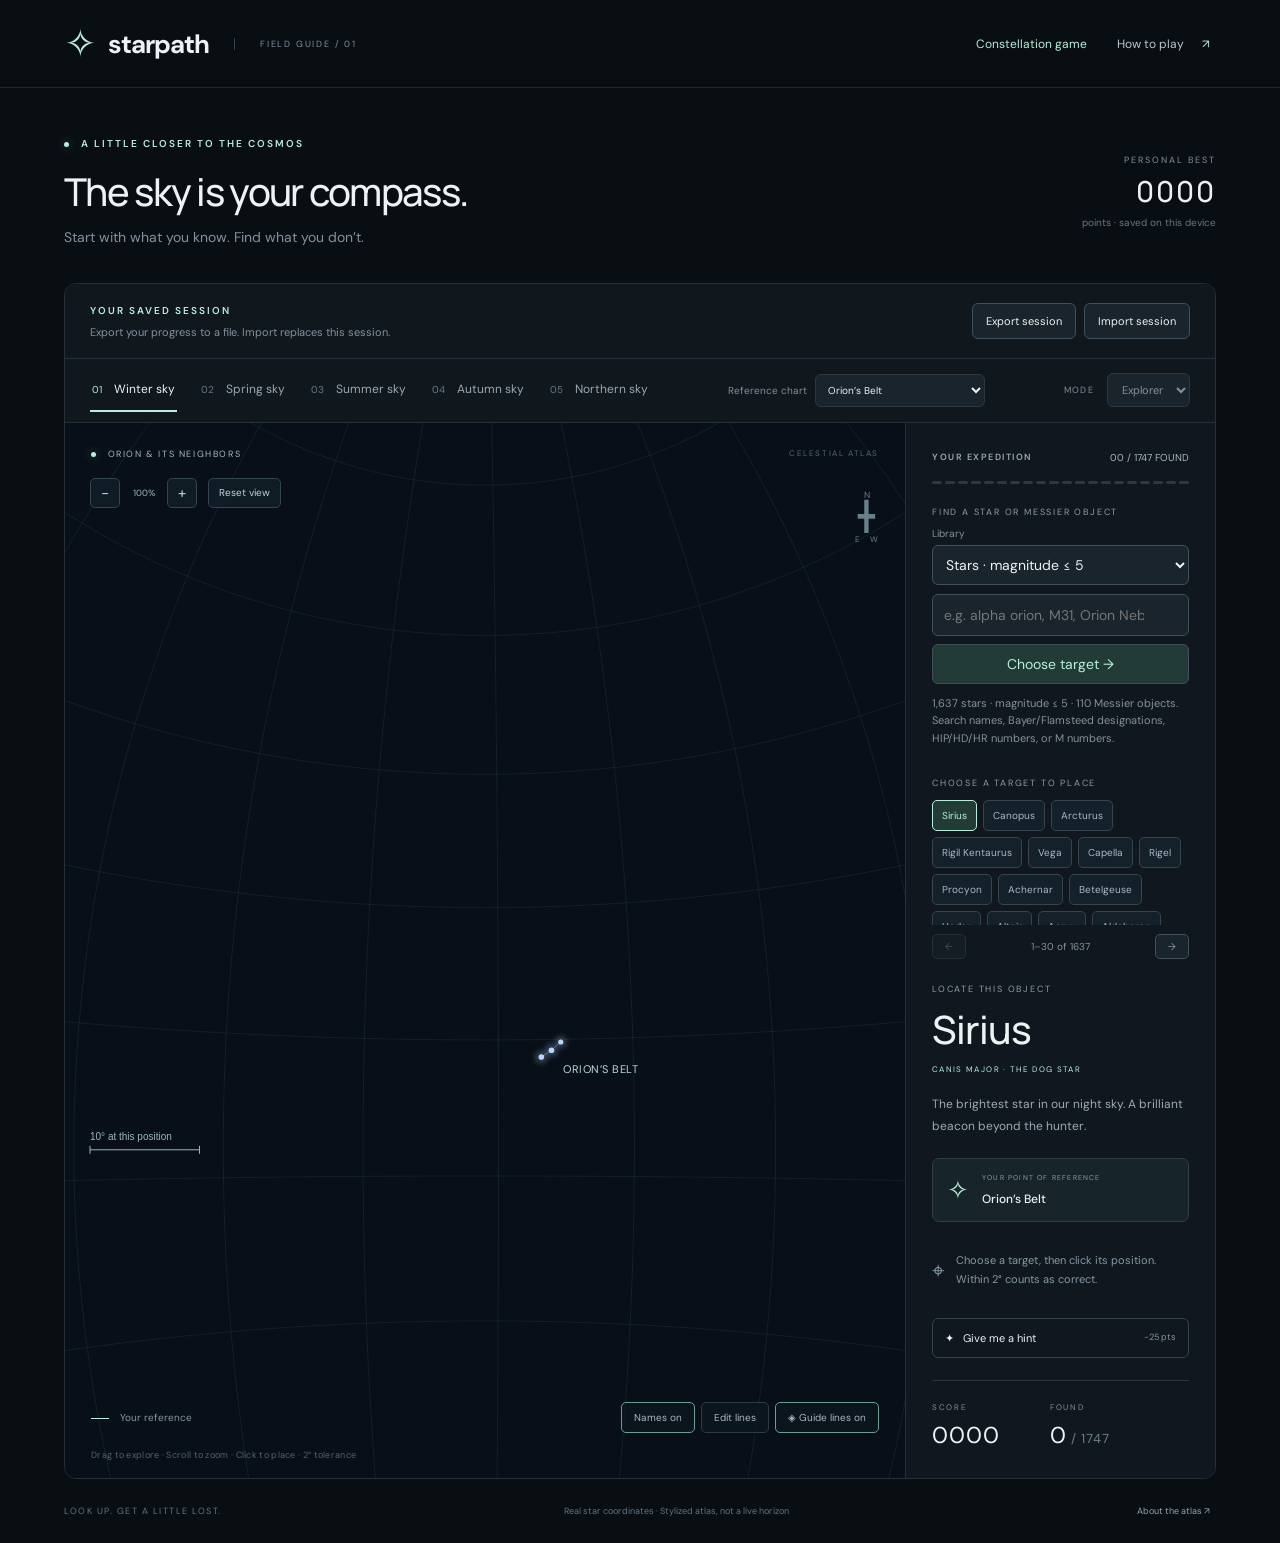
<file: index.html>
<!doctype html><html lang="en"><head><meta charset="UTF-8"><meta name="viewport" content="width=device-width, initial-scale=1"><title>Starpath — Find your way through the night</title><meta name="description" content="Learn the night sky by finding stars and Messier objects from familiar constellations. Seasonal sky charts, hints, and an expert challenge."><style>@import url('https://fonts.googleapis.com/css2?family=DM+Sans:wght@400;500;600;700&family=Manrope:wght@400;500;600;700;800&display=swap');
:root{color-scheme:dark;--bg:#090e13;--panel:#10171e;--muted:#84919d;--line:#25303a;--mint:#b8efda;--white:#edf2f3}*{box-sizing:border-box}body{margin:0;background:var(--bg);color:var(--white);font-family:'DM Sans',sans-serif;font-size:14px}button,a,select{-webkit-tap-highlight-color:transparent}button,select{font:inherit;color:inherit}button{cursor:pointer}button:focus-visible,a:focus-visible,select:focus-visible{outline:2px solid var(--mint);outline-offset:5px}button:disabled{cursor:default;opacity:.45}header{height:88px;border-bottom:1px solid #1d272e;display:flex;align-items:center;justify-content:space-between;padding:0 5%}.brand{text-decoration:none;color:var(--white);font-size:26px;font-weight:700;letter-spacing:-1px;display:flex;align-items:center;gap:12px}.brand-icon{color:var(--mint);font-size:39px;font-weight:400}.beta{font-size:9px;letter-spacing:1.8px;color:#82909b;border-left:1px solid #38434b;margin-left:13px;padding-left:25px;font-weight:400}.quiet{background:none;border:0;font-size:12px;color:#bcc7ce}.quiet span{margin-left:15px;color:var(--mint)}main{max-width:1600px;margin:auto;padding:0 5%}.intro{display:flex;align-items:center;justify-content:space-between;padding:49px 0 37px}.eyebrow{font-size:10px;letter-spacing:2px;color:var(--mint);font-weight:600}.eyebrow i,.map-top i{display:inline-block;width:5px;height:5px;border-radius:50%;background:var(--mint);margin-right:8px;box-shadow:0 0 10px #b8efda66}h1{font-family:Manrope,sans-serif;font-size:clamp(28px,3vw,43px);font-weight:500;letter-spacing:-1.7px;margin:15px 0 10px}.intro p{color:var(--muted);margin:0;font-size:14px}.best{text-align:right;display:grid;gap:5px}.best>span{font-size:9px;letter-spacing:2px;color:var(--muted)}.best strong{font-family:Manrope,sans-serif;font-size:29px;font-weight:500;letter-spacing:2px}.best small{font-size:10px;color:#687782}.game{border:1px solid var(--line);border-radius:12px;overflow:hidden}.toolbar{height:64px;background:#10171d;display:flex;align-items:center;justify-content:space-between;padding:0 25px;border-bottom:1px solid var(--line)}.regions{display:flex;height:100%;gap:28px}.regions button{font-size:10px;background:none;border:0;border-bottom:2px solid transparent;color:#677987;padding:0 2px}.regions button span{font-size:12px;margin-left:9px;color:#9ba8b1}.regions .active{border-bottom-color:var(--mint);color:var(--mint)}.regions .active span{color:var(--white)}.mode{font-size:9px;letter-spacing:1.3px;color:var(--muted);display:flex;align-items:center;gap:13px}.mode select{background:#19242d;border:1px solid #2c3944;padding:8px 10px;border-radius:6px;font-size:11px;letter-spacing:0}.play-area{display:grid;grid-template-columns:minmax(0,1fr) 310px}.sky-wrap{position:relative;min-height:595px;overflow:hidden;background:radial-gradient(ellipse at 45% 65%,#1424346b,transparent 58%),radial-gradient(ellipse at 15% 15%,#15293455,transparent 50%),#080f18}#sky{display:block;width:100%;height:100%;min-height:595px;position:absolute;inset:0}.map-top{position:absolute;z-index:1;top:25px;left:26px;right:26px;display:flex;justify-content:space-between;font-size:8px;letter-spacing:1.6px;color:#536776;pointer-events:none}.map-top b{font-size:9px;font-weight:400;color:#a8b7c1}.map-bottom{position:absolute;bottom:45px;left:26px;right:26px;display:flex;align-items:center;justify-content:space-between;color:#8797a5;font-size:10px}.map-bottom button{background:#0d1820bb;border:1px solid #2b3b47;padding:8px 12px;border-radius:5px;font-size:10px;color:#a8b8c5}.line-key{display:inline-block;width:18px;border-top:1px solid var(--mint);vertical-align:middle;margin-right:8px}.sky-caption{position:absolute;bottom:17px;left:26px;color:#516372;font-size:9px;letter-spacing:.3px}.compass{position:absolute;right:27px;top:66px;text-align:center;font-size:9px;color:#66808c;pointer-events:none}.compass>div{font-size:28px;font-weight:400;line-height:32px}.compass small{font-size:8px}.star{cursor:crosshair;outline:none}.star .hover-ring{opacity:0;stroke:#b8efda;fill:none;stroke-width:1}.star:hover .hover-ring,.star:focus .hover-ring{opacity:.8}.star:focus .hit{stroke:var(--mint);stroke-width:1}.star-label{font:10px 'DM Sans',sans-serif;letter-spacing:1.5px;fill:#bbdcd6;pointer-events:none}.constellation-label{font:11px 'DM Sans',sans-serif;letter-spacing:5px;fill:#6a9b9d;opacity:.65}.guide{stroke:#81c6bf;stroke-width:1;opacity:.45;fill:none}.found-ring{stroke:#b8efda;stroke-width:1.2;fill:#b8efda0c}.wrong-ring{fill:none;stroke:#e8a28b;stroke-width:1.5}.hint-area{fill:#b8efda07;stroke:#b8efda66;stroke-dasharray:4 6}aside{background:var(--panel);padding:28px 26px;display:flex;flex-direction:column;border-left:1px solid var(--line)}.mission-top{display:flex;justify-content:space-between;align-items:center}.mission-top .eyebrow{font-size:9px;color:#9daab3;letter-spacing:1.5px}.mission-top>span:last-child{font-size:10px;color:#a8b4be}.dots{display:flex;gap:5px;margin:17px 0 34px}.dots i{height:3px;background:#2c3842;flex:1;border-radius:3px}.dots i.done{background:var(--mint)}.dots i.current{background:#71988e}.target-label{font-size:9px;letter-spacing:1.8px;color:#8d9da8}h2{font-family:Manrope,sans-serif;font-size:39px;font-weight:500;letter-spacing:-1px;margin:7px 0 8px}.subtitle{font-size:8px;letter-spacing:1.35px;color:var(--mint)}.description{font-size:12px;line-height:1.8;color:#9cabb7;margin:20px 0}.anchor{display:flex;gap:13px;background:#17242a;border:1px solid #30403f;border-radius:7px;padding:14px}.anchor>span{font-size:26px;color:var(--mint)}.anchor small{display:block;font-size:7px;letter-spacing:1.2px;color:#8ba29f;margin-bottom:7px}.anchor strong{font-size:12px;font-weight:500}.instructions{display:flex;gap:12px;align-items:center;color:#8799a7;margin:18px 0 7px}.instructions>span{font-size:22px}.instructions p{font-size:11px;line-height:1.8}.hint{border:1px solid #34434c;border-radius:6px;padding:12px;text-align:left;background:transparent;font-size:11px;margin-top:10px}.hint small{float:right;color:#8696a2;font-size:9px}.primary{border:0;border-radius:6px;background:var(--mint);color:#152b29;padding:13px 15px;font-size:12px;font-weight:600;margin-top:14px}.primary span{float:right}.stats{display:flex;gap:50px;border-top:1px solid #2a353e;padding-top:21px;margin-top:auto}.stats small{font-size:8px;letter-spacing:1.7px;color:#80919e;display:block;margin-bottom:8px}.stats strong{font-size:23px;font-weight:400;letter-spacing:1px}.stats strong span{font-size:13px;color:#6d7f8b}#hint-text,#feedback{font-size:11px;line-height:1.7}#hint-text{color:#b9ceca;margin-bottom:20px}#feedback{color:var(--mint)}#feedback.error{color:#e8a28b}footer{display:flex;justify-content:space-between;align-items:center;padding:25px 0;color:#637480;font-size:9px}footer>span{letter-spacing:1.5px}footer p{margin:0}footer button{font-size:9px;color:#95a6af;background:none;border:0}dialog{background:#111c24;color:var(--white);border:1px solid #3b514f;border-radius:14px;padding:36px;max-width:440px;width:calc(100% - 32px);box-shadow:0 30px 150px #000}dialog::backdrop{background:#020910bb;backdrop-filter:blur(8px)}dialog h2{font-size:30px;margin:15px 0}dialog p{font-size:13px;color:#a9bbc7;line-height:1.9}dialog a{color:var(--mint)}dialog .primary{width:100%}.close{position:absolute;right:14px;top:12px;background:none;border:0;color:#a9bbc7;font-size:25px}[hidden]{display:none!important}@media(min-width:1500px){.sky-wrap,#sky{min-height:690px}}@media(max-width:1000px){.play-area{grid-template-columns:minmax(0,1fr) 275px}aside{padding:24px 20px}.map-top>span:last-child{display:none}.regions{gap:15px}.toolbar{padding:0 18px}.map-bottom{left:16px;right:16px}.map-bottom>span{font-size:8px}}@media(max-width:720px){header{height:70px}.beta{display:none}.intro{padding:30px 0}.intro h1{font-size:29px;letter-spacing:-1px}.intro p{font-size:12px}.best{display:none}.toolbar{height:auto;flex-wrap:wrap;padding:0 15px;gap:5px}.regions{height:52px;flex:1;justify-content:space-between;gap:12px}.regions button span{font-size:10px;margin-left:4px}.mode{padding:7px 0;width:100%;justify-content:space-between;border-top:1px solid #27343d}.mode select{padding:5px 10px}.play-area{display:flex;flex-direction:column}.sky-wrap,#sky{min-height:430px}.sky-wrap{height:430px}.map-top{left:18px;top:18px}.compass{right:17px;top:48px}.map-bottom{bottom:35px}.sky-caption{bottom:12px;left:17px}aside{border-left:0;border-top:1px solid var(--line);padding:22px}.dots{margin:12px 0 22px}aside h2{font-size:34px}.description{margin:14px 0}.stats{margin-top:22px;gap:65px}.instructions{margin:10px 0 0}footer{flex-wrap:wrap;gap:16px;line-height:1.8}footer p{order:3;width:100%}}

#sky{cursor:crosshair;touch-action:manipulation}#sky:focus-visible{outline:1px solid var(--mint);outline-offset:-3px}.star{pointer-events:none}.sky-wrap{background:#080f18}

#sky{touch-action:none}.map-controls{position:absolute;z-index:2;top:55px;left:25px;display:flex;gap:6px;align-items:center}.map-controls button{height:30px;min-width:30px;border:1px solid #324550;background:#101c25;color:#bed7d1;border-radius:5px;font-size:15px}.map-controls #reset-view{font-size:10px;padding:0 10px;margin-left:5px}.map-controls span{font-size:9px;color:#9bb6bc;min-width:35px;text-align:center}.target-picker{margin-bottom:24px}#targets{display:flex;flex-wrap:wrap;gap:6px;margin-top:10px}.target-choice{font-size:10px;padding:8px 9px;border-radius:5px;border:1px solid #35454d;background:#15212a;color:#a8b9c3}.target-choice.selected{border-color:var(--mint);background:#223b37;color:var(--mint)}.target-choice.complete{color:var(--mint)}.dots{margin-bottom:22px}.stats{margin-top:22px}.sky-wrap,#sky{min-height:730px}@media(max-width:720px){.sky-wrap,#sky{min-height:430px}.map-controls{left:17px;top:47px}.target-picker{margin-bottom:18px}.sky-caption{font-size:8px}.target-choice{padding:10px 12px}}

.star-search{margin:0 0 14px}.star-search label{display:block;margin-bottom:9px}.star-search input{width:100%;box-sizing:border-box;background:#19242d;border:1px solid #40515b;border-radius:6px;padding:11px;color:var(--white);font:inherit}.star-search input:focus{outline:2px solid var(--mint)}.star-search button{width:100%;margin-top:8px;padding:10px;border:1px solid #40515b;border-radius:6px;background:#223b37;color:var(--mint)}.catalog-note,#search-feedback{font-size:11px;color:var(--muted);line-height:1.6}#search-feedback{color:#e8a28b}#targets{max-height:150px;overflow:auto}h2{overflow-wrap:anywhere}
.toolbar{height:auto;min-height:64px;flex-wrap:wrap;gap:12px;padding-top:8px;padding-bottom:8px}.regions{min-height:44px}.chart-selector{font-size:10px;color:var(--muted);display:flex;gap:8px;align-items:center}.chart-selector select{max-width:170px;background:#19242d;border:1px solid #2c3944;border-radius:6px;padding:8px;font:inherit;color:var(--white)}.star-label{paint-order:stroke;stroke:#080f18;stroke-width:3px;stroke-linejoin:round}.guide,.found-ring,.wrong-ring{vector-effect:non-scaling-stroke}@media(max-width:720px){.regions{width:100%;flex:auto;gap:8px}.chart-selector{width:100%;justify-content:space-between}.chart-selector select{max-width:200px}.brand{font-size:23px}.quiet span{margin-left:4px}.quiet{font-size:10px}main{min-width:0}}
.star-search select{width:100%;margin-bottom:9px;background:#19242d;color:var(--white);border:1px solid #40515b;border-radius:6px;padding:9px;font:inherit}.star-search .library-label{font-size:10px;color:var(--muted);margin-bottom:5px}.target-pages{display:flex;align-items:center;justify-content:space-between;gap:10px;margin-top:9px;color:var(--muted);font-size:10px}.target-pages button{padding:5px 12px;background:#19242d;border:1px solid #40515b;border-radius:5px}#targets{max-height:125px}.dots{gap:3px}.map-display{display:flex;gap:6px;align-items:center}.map-bottom{gap:10px;z-index:2}.map-bottom button[aria-pressed="true"]{border-color:#699f91}.map-bottom #edit-lines[aria-pressed="true"]{background:#223b37;color:var(--mint);border-color:var(--mint)}.line-status{position:absolute;z-index:2;left:25px;right:25px;top:132px;background:#10221fee;border:1px solid #416a5c;border-radius:6px;padding:10px 13px;font-size:11px;line-height:1.6;color:var(--mint);pointer-events:none}.custom-line{stroke:#b8efda;opacity:.65}.line-selection{fill:none;stroke:#b8efda;stroke-width:1.5;vector-effect:non-scaling-stroke}#sky.editing-lines{cursor:pointer}@media(max-width:720px){.map-bottom>span{display:none}.map-display{width:100%;justify-content:flex-end;gap:5px}.map-bottom button{padding:8px;font-size:9px}.line-status{left:17px;right:17px;top:116px;font-size:10px}}
.regions{height:auto;flex-wrap:wrap;gap:0 22px}.regions button{min-height:44px;white-space:nowrap}@media(max-width:1000px){.regions{gap:0 15px}}@media(max-width:720px){.regions{display:grid;grid-template-columns:repeat(3,minmax(0,1fr));gap:0 8px}.regions button{width:100%;padding:0 1px}.regions button span{margin-left:3px}}@media(max-width:380px){.regions{grid-template-columns:repeat(2,minmax(0,1fr))}}
.session-tools{display:flex;align-items:center;justify-content:space-between;flex-wrap:wrap;gap:12px;padding:16px 25px;background:#10171d;border-bottom:1px solid var(--line)}.session-tools p{margin:6px 0 0;color:var(--muted);font-size:11px;line-height:1.6}.session-actions{display:flex;gap:8px}.session-actions button{border:1px solid #40515b;background:#19242d;border-radius:6px;padding:10px 13px;font-size:11px}.session-actions button:hover{border-color:var(--mint);color:var(--mint)}#session-status{width:100%;margin:0;color:var(--mint)}#session-status.error{color:#e8a28b}@media(max-width:720px){.session-tools{padding:14px 15px}.session-actions{width:100%}.session-actions button{flex:1}}
.game-nav{display:flex;gap:24px;align-items:center}.game-nav a{color:var(--mint);font-size:12px;text-decoration:none}@media(max-width:720px){header{height:auto;min-height:70px;flex-wrap:wrap;gap:8px;padding-top:10px;padding-bottom:10px}.game-nav{gap:14px}.game-nav a{font-size:11px}}
</style></head><body>
<header><a class="brand" href="index.html"><span class="brand-icon">✧</span> starpath<span class="beta">FIELD GUIDE / 01</span></a><nav class="game-nav" aria-label="Games and help"><a href="constellations.html">Constellation game</a><button class="quiet" id="help">How to play <span>↗</span></button></nav></header>
<main><section class="intro"><div><div class="eyebrow"><i></i> A LITTLE CLOSER TO THE COSMOS</div><h1>The sky is your compass.</h1><p>Start with what you know. Find what you don’t.</p></div><div class="best"><span>PERSONAL BEST</span><strong id="best">0000</strong><small>points · saved on this device</small></div></section>
<section class="game"><section class="session-tools" aria-label="Save and restore your session"><div><span class="eyebrow">YOUR SAVED SESSION</span><p id="session-note">Export your progress to a file. Import replaces this session.</p></div><div class="session-actions"><button id="export-session" type="button" aria-describedby="session-note">Export session</button><button id="import-session" type="button" aria-describedby="session-note">Import session</button><input id="session-file" type="file" accept=".json,application/json" aria-label="Choose a saved Starpath session" hidden></div><p id="session-status" role="status" aria-live="polite" hidden></p></section><div class="toolbar"><div class="regions" role="group" aria-label="Sky region"><button data-region="0" class="active">01 <span>Winter sky</span></button><button data-region="11">02 <span>Spring sky</span></button><button data-region="2">03 <span>Summer sky</span></button><button data-region="10">04 <span>Autumn sky</span></button><button data-region="1">05 <span>Northern sky</span></button></div><label class="chart-selector">Reference chart <select id="chart-choice" aria-label="Reference chart"></select></label><label class="mode">MODE <select id="mode" aria-label="Difficulty"><option value="guided">Explorer</option><option value="expert">Expert</option></select></label></div>
<div class="play-area"><div class="sky-wrap"><div class="map-top"><span><i></i> <b id="map-title">ORION & ITS NEIGHBORS</b></span><span>CELESTIAL ATLAS</span></div><svg id="sky" viewBox="0 0 1000 700" role="group" tabindex="0" aria-label="Blank sky. Click to place the target within 2 degrees, or use arrow keys and Enter."></svg><div class="map-controls"><button id="zoom-out" aria-label="Zoom out">−</button><span id="zoom-level">100%</span><button id="zoom-in" aria-label="Zoom in">+</button><button id="reset-view">Reset view</button></div><div class="compass"><span>N</span><div>╋</div><small>E &nbsp; &nbsp; W</small></div><div class="map-bottom"><span><i class="line-key"></i> Your reference</span><div class="map-display"><button id="names" type="button" aria-pressed="true" title="Show or hide names on the map">Names on</button><button id="edit-lines" type="button" aria-pressed="false" aria-describedby="line-status">Edit lines</button><button id="lines" aria-pressed="true">◈ &nbsp; Guide lines on</button></div></div><div id="line-status" class="line-status" role="status" aria-live="polite" hidden></div><div class="sky-caption">Drag to explore · Scroll to zoom · Click to place · 2° tolerance</div></div>
<aside><div class="mission-top"><span class="eyebrow">YOUR EXPEDITION</span><span id="progress">01 / 05</span></div><div id="dots" class="dots"></div><form id="star-search" class="star-search"><label for="star-query" class="target-label">FIND A STAR OR MESSIER OBJECT</label><label for="target-library" class="library-label">Library</label><select id="target-library"><option value="star">Stars · magnitude ≤ 5</option><option value="messier">Messier objects · M1–M110</option></select><input id="star-query" type="search" list="star-options" placeholder="e.g. alpha orion, M31, Orion Nebula" autocomplete="off" aria-describedby="catalog-note search-feedback" required><datalist id="star-options"></datalist><button type="submit">Choose target →</button><p id="catalog-note" class="catalog-note"></p><p id="search-feedback" role="status" aria-live="polite"></p></form><div class="target-picker"><span class="target-label">CHOOSE A TARGET TO PLACE</span><div id="targets" aria-label="Targets"></div><div class="target-pages"><button id="targets-prev" type="button" aria-label="Previous targets">←</button><span id="target-page" aria-live="polite"></span><button id="targets-next" type="button" aria-label="Next targets">→</button></div></div><span class="target-label">LOCATE THIS OBJECT</span><h2 id="target">Sirius</h2><div id="subtitle" class="subtitle">CANIS MAJOR · THE DOG STAR</div><p id="description" class="description"></p><div class="anchor"><span>✧</span><div><small>YOUR POINT OF REFERENCE</small><strong id="anchor-name">Orion’s Belt</strong></div></div><div class="instructions"><span>⌖</span><p>Choose a target, then click its position.<br>Within 2° counts as correct.</p></div><div id="feedback" role="status" aria-live="polite"></div><button id="hint" class="hint">✦ &nbsp; Give me a hint <small>−25 pts</small></button><p id="hint-text" hidden></p><button id="next" class="primary" hidden>Next object <span>→</span></button><button id="replay" class="primary" hidden>Explore again <span>↻</span></button><div class="stats"><div><small>SCORE</small><strong id="score">0000</strong></div><div><small>FOUND</small><strong id="found">0<span> / 5</span></strong></div></div></aside></div></section>
<footer><span>LOOK UP. GET A LITTLE LOST.</span><p>Real star coordinates · Stylized atlas, not a live horizon</p><button id="about">About the atlas ↗</button></footer></main>
<dialog id="dialog"><button id="close" class="close" aria-label="Close dialog">×</button><div class="eyebrow">WELCOME, STARGAZER</div><h2 id="dialog-title">Follow the stars.</h2><div id="dialog-body"></div><button id="start" class="primary">Let’s explore <span>→</span></button></dialog><script src="bright-stars.js"></script><script src="messier-objects.js"></script><script>// Bright-star J2000 coordinates (RA hours, declination degrees), rounded for this atlas.
const catalog=[
['Sirius',6.752,-16.716,-1.46,'white'],['Aldebaran',4.599,16.509,.85,'orange'],['Rigel',5.242,-8.202,.13,'blue'],['Betelgeuse',5.919,7.407,.42,'orange'],['Bellatrix',5.419,6.35,1.64,'blue'],['Saiph',5.796,-9.67,2.06,'blue'],['Mintaka',5.533,-.299,2.23,'blue'],['Alnilam',5.603,-1.202,1.69,'blue'],['Alnitak',5.679,-1.943,1.77,'blue'],['Meissa',5.585,9.934,3.33,'blue'],['Procyon',7.655,5.225,.34,'white'],['Capella',5.278,45.998,.08,'gold'],['Pollux',7.755,28.026,1.14,'gold'],['Castor',7.577,31.888,1.58,'white'],['Elnath',5.438,28.608,1.65,'blue'],['Alhena',6.629,16.399,1.93,'white'],['Mirzam',6.378,-17.956,1.98,'blue'],['Arneb',5.545,-17.822,2.58,'white'],['Nihal',5.471,-20.759,2.84,'gold'],['Dubhe',11.062,61.751,1.79,'gold'],['Merak',11.031,56.382,2.37,'white'],['Phecda',11.897,53.695,2.44,'white'],['Megrez',12.257,57.033,3.31,'white'],['Alioth',12.9,55.96,1.77,'white'],['Mizar',13.399,54.925,2.23,'white'],['Alkaid',13.792,49.313,1.86,'blue'],['Polaris',2.53,89.264,1.98,'gold'],['Arcturus',14.261,19.182,-.05,'orange'],['Regulus',10.14,11.967,1.35,'blue'],['Kochab',14.845,74.155,2.08,'orange'],['Pherkad',15.345,71.834,3.05,'white'],['Thuban',14.073,64.376,3.65,'white'],['Cor Caroli',12.934,38.318,2.89,'white'],['Denebola',11.817,14.572,2.14,'white'],['Vega',18.616,38.784,.03,'blue'],['Deneb',20.69,45.28,1.25,'white'],['Altair',19.846,8.868,.77,'white'],['Sadr',20.37,40.257,2.23,'white'],['Albireo',19.512,27.96,3.18,'gold'],['Aljanah',20.77,33.97,2.48,'gold'],['Delta Cygni',19.75,45.131,2.87,'blue'],['Sheliak',18.835,33.363,3.52,'blue'],['Sulafat',18.982,32.69,3.25,'blue'],['Tarazed',19.771,10.613,2.72,'orange'],['Alshain',19.922,6.407,3.71,'gold'],['Rasalhague',17.582,12.56,2.07,'white'],['Etamin',17.943,51.489,2.23,'orange']];
const stars=Object.fromEntries(catalog.map(([name,ra,dec,mag,color])=>[name,{name,ra,dec,mag,color}]));
const missions=[
{title:'ORION & ITS NEIGHBORS',anchor:'Orion’s Belt',reference:['Mintaka','Alnilam','Alnitak'],center:[6.1,12],names:catalog.slice(0,19).map(s=>s[0]).filter(n=>!['Capella','Pollux','Castor','Elnath'].includes(n)),lines:[['Betelgeuse','Alnitak','Saiph','Rigel','Mintaka','Bellatrix','Betelgeuse'],['Mintaka','Alnilam','Alnitak'],['Bellatrix','Meissa','Betelgeuse']],labels:['Alnilam'],targets:[
['Sirius','CANIS MAJOR · THE DOG STAR','The brightest star in our night sky. A brilliant beacon beyond the hunter.','Extend Orion’s Belt down and to the left. Place Sirius about 23° beyond the belt.'],
['Aldebaran','TAURUS · THE EYE OF THE BULL','An orange giant in Taurus. Estimate its position beyond the belt.','Follow the belt in the opposite direction: up and to the right.'],
['Betelgeuse','ORION · THE HUNTER’S SHOULDER','A red supergiant marking one of Orion’s shoulders.','Place it above and to the left of the belt, roughly 9° away.'],
['Rigel','ORION · THE HUNTER’S FOOT','A luminous blue-white star at the foot of the hunter.','Look below and to the right of the belt, at the corner of Orion.'],
['Procyon','CANIS MINOR · THE LITTLE DOG','Together with Sirius and Betelgeuse, it forms the Winter Triangle.','Look left of Betelgeuse and above Sirius. It completes a large triangle.']]},
{title:'THE GREAT BEAR & BEYOND',anchor:'The Big Dipper',reference:['Dubhe','Merak','Phecda','Megrez','Alioth','Mizar','Alkaid'],center:[12.5,55],names:catalog.slice(19,34).map(s=>s[0]),lines:[['Dubhe','Merak','Phecda','Megrez','Dubhe'],['Megrez','Alioth','Mizar','Alkaid']],labels:['Dubhe','Merak'],targets:[
['Polaris','URSA MINOR · THE NORTH STAR','Almost at the north celestial pole, this star is a classic navigation landmark.','Trace a line from Merak through Dubhe and continue roughly five times their separation.'],
['Arcturus','BOÖTES · THE BEAR GUARDIAN','A warm orange beacon beyond the curve of the Dipper’s handle.','Follow the arc of the handle away from the bowl toward where Arcturus belongs.'],
['Cor Caroli','CANES VENATICI · THE HUNTING DOGS','A star below the handle of the Big Dipper.','Place it south of the handle, roughly below the space between Alioth and Mizar.'],
['Kochab','URSA MINOR · GUARDIAN OF THE POLE','An orange star in the bowl of the Little Dipper.','Find Polaris, then look toward the handle side of the Big Dipper to place Kochab.'],
['Regulus','LEO · THE LION’S HEART','A blue-white star far below the bowl of the Big Dipper.','Look far below Merak, toward the lower-right edge of this chart.']]},
{title:'THE SUMMER TRIANGLE',anchor:'Deneb',reference:['Deneb'],center:[19.2,31],names:catalog.slice(34).map(s=>s[0]),lines:[['Deneb','Sadr','Albireo'],['Delta Cygni','Sadr','Aljanah']],labels:['Deneb'],targets:[
['Vega','LYRA · THE HARP','A bright blue-white star, and one corner of the Summer Triangle.','Place Vega to the right and slightly below Deneb, about 24° away.'],
['Altair','AQUILA · THE EAGLE','The southern point of the Summer Triangle, flanked by two close companions.','Place Altair well below Deneb, about 38° away.'],
['Albireo','CYGNUS · THE SWAN’S BEAK','The star at the foot of the Northern Cross.','Place Albireo below and to the right of Deneb, about 22° away.'],
['Sadr','CYGNUS · THE HEART OF THE SWAN','Where the long and short arms of the Northern Cross meet.','Place Sadr just below and to the right of Deneb, about 6° away.'],
['Tarazed','AQUILA · THE EAGLE’S COMPANION','An orange giant close to the bright star Altair.','Place Tarazed just above and to the right of Altair, about 2° away.']]}];
// Keep the original reference stars, including those fainter than magnitude 2.
for(const object of [...brightStars,...messierObjects]) stars[object.name]={...object};
const normalize=value=>value.toLowerCase().normalize('NFD').replace(/[\u0300-\u036f]/g,'').replace(/[αβγδεζηθικλμνξοπρστυφχψω]/g,c=>({'α':'alpha','β':'beta','γ':'gamma','δ':'delta','ε':'epsilon','ζ':'zeta','η':'eta','θ':'theta','ι':'iota','κ':'kappa','λ':'lambda','μ':'mu','ν':'nu','ξ':'xi','ο':'omicron','π':'pi','ρ':'rho','σ':'sigma','τ':'tau','υ':'upsilon','φ':'phi','χ':'chi','ψ':'psi','ω':'omega'}[c])).replace(/[^a-z0-9]/g,'');
const searchable=[...brightStars,...messierObjects].map(star=>({...star,keys:[star.name,...star.aliases].map(normalize)}));
const referenceCharts=[...missions.map(m=>({...m})),
{title:'THE SOUTHERN CROSS',anchor:'Southern Cross',reference:['Acrux','Gacrux','Mimosa'],center:[12.6,-60],lines:[['Acrux','Gacrux'],['Acrux','Mimosa']],labels:['Acrux','Gacrux','Mimosa']},
...['Canopus','Achernar','Fomalhaut','Antares','Spica','Mirfak'].map(name=>({title: name.toUpperCase()+' & ITS NEIGHBORS',anchor:name,reference:[name],center:[stars[name].ra,stars[name].dec],lines:[],labels:[name]})),
{title:'PEGASUS & ITS NEIGHBORS',anchor:'Pegasus · The Great Square',reference:['Markab','Scheat','Alpheratz','Algenib'],center:[23.65,22],lines:[['Markab','Scheat','Alpheratz','Algenib','Markab']],labels:['Markab','Scheat','Alpheratz','Algenib']},
{title:'LEO & ITS NEIGHBORS',anchor:'Leo · The Sickle',reference:['Regulus','eta Leonis','Algieba','Adhafera','Rasalas','Ras Elased Australis','Zosma','Denebola','Chertan'],center:[10.8,19],lines:[['Regulus','eta Leonis','Algieba','Adhafera','Rasalas','Ras Elased Australis'],['Algieba','Zosma','Denebola','Chertan','Regulus'],['Zosma','Chertan']],labels:['Regulus','Algieba','Denebola']}];
// Every chart supports the same catalog; choosing a target never changes the chart.
missions.push(...referenceCharts.slice(3).map(chart=>({...chart,targets:[]})));
const extraTargets=[...new Set(missions.flatMap(m=>m.targets.map(t=>t[0])))].filter(name=>!brightStars.some(star=>star.name===name));
for(const m of missions){
 const original=m.targets;
 m.targets=[...original,...brightStars.filter(star=>!original.some(t=>t[0]===star.name)).map(star=>[star.name,star.designation+' · MAG '+star.mag.toFixed(2),'Place '+star.name+' using the reference stars. Pan or zoom out to explore farther from this chart.',''])];
 m.targets.push(...extraTargets.filter(name=>!m.targets.some(t=>t[0]===name)).map(name=>[name,'MAG '+stars[name].mag.toFixed(2),'Place '+name+' using the reference stars. Pan or zoom out to explore farther from this chart.','']));
 m.targets.push(...messierObjects.map(object=>[object.name,(object.commonName?object.commonName+' · ':'')+object.objectType+' · '+object.designation,'Place the center of '+object.name+(object.commonName?' ('+object.commonName+')':'')+' using the reference stars. Within 2° counts as correct.','']));
 m.names=[...new Set([...catalog.map(s=>s[0]),...m.reference,...m.targets.map(t=>t[0]),...m.lines.flat()])];
}
missions[2].lines.push(['Deneb','Vega','Altair','Deneb']);
const $=id=>document.getElementById(id),NS='http://www.w3.org/2000/svg';
let region=0,index=0,score=0,found=[],hinted=false,mistakes=0,solved=false,showLines=true,points={},best=0,transform=null,cursor=[500,330],keyboardAim=false,attempts={},view={x:0,y:0,w:1000,h:700},drag=null,chartViews={},targetPage=0,rememberedTarget={star:"Sirius",messier:"M1"},showNames=true,lineEditing=false,lineStart=null,lineOverrides=new Map();
try{best=Number(localStorage.getItem('starpath-blank-best'))||0;showNames=localStorage.getItem('starpath-show-names')!=='false'}catch{}$('best').textContent=String(best).padStart(4,'0');
function el(tag,attrs={},parent=$('sky')){let n=document.createElementNS(NS,tag);if(['circle','path','polyline'].includes(tag))n.setAttribute('aria-hidden','true');for(let [k,v]of Object.entries(attrs))n.setAttribute(k,v);parent.appendChild(n);return n}
function project(s,c){let r=Math.PI/180,a=s.ra*15*r,d=s.dec*r,a0=c[0]*15*r,d0=c[1]*r,k=2/(1+Math.sin(d0)*Math.sin(d)+Math.cos(d0)*Math.cos(d)*Math.cos(a-a0));return[-k*Math.cos(d)*Math.sin(a-a0),-k*(Math.cos(d0)*Math.sin(d)-Math.sin(d0)*Math.cos(d)*Math.cos(a-a0))]}
function unproject(x,y){const r=Math.PI/180,X=-((x-500)/transform.scale+transform.mx),Y=-((y-330)/transform.scale+transform.my),rho=Math.hypot(X,Y),c=2*Math.atan(rho/2),a0=missions[region].center[0]*15*r,d0=missions[region].center[1]*r;if(rho<1e-12)return{ra:a0/r/15,dec:d0/r};return{ra:(a0+Math.atan2(X*Math.sin(c),rho*Math.cos(d0)*Math.cos(c)-Y*Math.sin(d0)*Math.sin(c)))/r/15,dec:Math.asin(Math.max(-1,Math.min(1,Math.cos(c)*Math.sin(d0)+Y*Math.sin(c)*Math.cos(d0)/rho)))/r}}
function separation(a,b){const r=Math.PI/180,dd=(a.dec-b.dec)*r,da=(a.ra-b.ra)*15*r,h=Math.sin(dd/2)**2+Math.cos(a.dec*r)*Math.cos(b.dec*r)*Math.sin(da/2)**2;return 2*Math.asin(Math.sqrt(Math.max(0,Math.min(1,h))))/r}
function drawCursor(){const unit=screenUnit();const old=$('aim-cursor');if(old)old.remove();if(keyboardAim){const [x,y]=cursor;el('path',{id:'aim-cursor',d:`M${x-9*unit} ${y}H${x+9*unit}M${x} ${y-9*unit}V${y+9*unit}`,stroke:'#b8efda','stroke-width':unit,'pointer-events':'none'});}}
function chartPoint(star){const raw=project(star,missions[region].center);return[500+raw[0]*transform.scale,330+raw[1]*transform.scale]}
function screenUnit(){const matrix=$('sky').getScreenCTM();return matrix?1/Math.hypot(matrix.a,matrix.b):view.w/1000}
function renderSky(){
 const m=missions[region],svg=$('sky');svg.replaceChildren();
 // Fixed angular scale across all charts; no fitting based on hidden target positions.
 transform={scale:600,mx:0,my:0};points={};m.names.forEach(name=>points[name]=chartPoint(stars[name]));
 const unit=screenUnit(),known=[...new Set([...m.reference.filter(name=>name!==m.targets[index][0]||found.includes(name)),...found])];
 const defs=el('defs'),f=el('filter',{id:'glow',x:'-300%',y:'-300%',width:'700%',height:'700%'},defs);el('feGaussianBlur',{stdDeviation:2*unit},f);
 if(showLines&&$('mode').value==='guided')drawGrid(unit);
 for(const [key,{ends,custom}] of visibleConnections(known)){
  const [a,b]=ends.map(name=>points[name]);
  if(a?.every(Number.isFinite)&&b?.every(Number.isFinite))el('polyline',{points:[a,b].map(p=>p.join(',')).join(' '),class:custom?'guide custom-line':'guide','stroke-width':unit,'data-guide':ends.join('|'),'data-edge':key,'pointer-events':'none'});
 }
 const labels=[],markers=known.filter(name=>points[name]?.every(Number.isFinite)).map(name=>({name,p:points[name]}));
 for(const {name,p:[x,y]} of markers){
  const star=stars[name],radius=(star.kind==='messier'?4:Math.max(1.7,3.6-star.mag*.45))*unit,color={white:'#e8f2ff',blue:'#b6d5ff',orange:'#ffd0a0',gold:'#f0dfb5'}[star.color];
  if(x<view.x-100*unit||x>view.x+view.w+100*unit||y<view.y-100*unit||y>view.y+view.h+100*unit)continue;
  const g=el('g',{class:'star',role:'img','aria-label':name,'data-star':name,'data-kind':star.kind||'star'});
  el('circle',{cx:x,cy:y,r:radius*2.5,fill:color,opacity:.2,filter:'url(#glow)'},g);
  if(star.kind==='messier')el('path',{d:`M${x} ${y-5*unit}L${x+5*unit} ${y}L${x} ${y+5*unit}L${x-5*unit} ${y}Z`,stroke:'#b8efda',fill:'#152e2a','stroke-width':unit,'data-marker':name},g);else el('circle',{cx:x,cy:y,r:radius,fill:color,'data-marker':name},g);
  if(found.includes(name))el('circle',{cx:x,cy:y,r:7*unit,class:'found-ring','stroke-width':unit},g);
  if(lineEditing&&lineStart===name)el('circle',{cx:x,cy:y,r:12*unit,class:'line-selection','pointer-events':'none'},g);
  if(showNames&&(found.includes(name)||m.labels.includes(name))){
   const text=region===0&&name==='Alnilam'?'ORION’S BELT':name,width=(text.length*7+6)*unit,height=14*unit,gap=12*unit;
   const choices=[[x+gap,y-gap-height],[x+gap,y+gap],[x-gap-width,y-gap-height],[x-gap-width,y+gap],[x-width/2,y-30*unit-height],[x-width/2,y+30*unit]];
   let box=null;
   for(const [left,top] of choices){const candidate={left,top,right:left+width,bottom:top+height};
    if(labels.some(b=>candidate.left<b.right+4*unit&&candidate.right>b.left-4*unit&&candidate.top<b.bottom+4*unit&&candidate.bottom>b.top-4*unit))continue;
    if(markers.some(({p:[px,py]})=>px>candidate.left-7*unit&&px<candidate.right+7*unit&&py>candidate.top-7*unit&&py<candidate.bottom+7*unit))continue;
    box=candidate;break;
   }
   if(box){labels.push(box);const label=el('text',{x:box.left,y:box.top+11*unit,class:'star-label',style:`font-size:${11*unit}px;letter-spacing:${.5*unit}px;stroke-width:${3*unit}px`},g);label.textContent=text;}
  }
 }
 drawAngularScale(unit);drawCursor();updateMapTools();
}
function connectionKey(a,b){return JSON.stringify([a,b].sort());}
function visibleConnections(known){
 const edges=new Map(),visible=new Set(known);
 if(showLines&&$('mode').value==='guided')for(const line of missions[region].lines)for(let i=1;i<line.length;i++){
  const ends=[line[i-1],line[i]],key=connectionKey(...ends);
  if(ends.every(name=>visible.has(name))&&lineOverrides.get(key)!==false)edges.set(key,{ends,custom:false});
 }
 for(const [key,enabled] of lineOverrides)if(enabled){const ends=JSON.parse(key);if(ends.every(name=>visible.has(name)))edges.set(key,{ends,custom:true});}
 return edges;
}
function updateMapTools(){
 $('names').textContent=showNames?'Names on':'Names off';$('names').setAttribute('aria-pressed',showNames);
 $('edit-lines').textContent=lineEditing?'Done editing':'Edit lines';$('edit-lines').setAttribute('aria-pressed',lineEditing);
 document.querySelector('.sky-caption').textContent=lineEditing?'Edit lines · Click two visible stars · Escape cancels · Drag to pan · Scroll to zoom':'Drag to explore · Scroll to zoom · Click to place · 2° tolerance';
 $('line-status').hidden=!lineEditing;$('sky').style.cursor=drag?.moved?'grabbing':lineEditing?'pointer':'crosshair';$('sky').classList.toggle('editing-lines',lineEditing);
 $('sky').setAttribute('aria-label',lineEditing?'Edit connections. Select two visible stars to add or remove a line. Aim with arrow keys and Enter; Escape cancels.':'Blank sky. Click to place the target within 2 degrees, or use arrow keys and Enter.');
}
function setLineEditing(enabled){
 lineEditing=enabled;lineStart=null;$('sky').style.cursor=enabled?'pointer':'crosshair';
 $('line-status').textContent='Click two found or reference stars to add a line. Repeat the pair to remove it. Escape cancels.';
 renderSky();
}
function mapClick(x,y){
 if(!lineEditing){guessAt(x,y);return;}
 const unit=screenUnit();
 const nearest=[...$('sky').querySelectorAll('.star[data-kind="star"]')].map(node=>({name:node.dataset.star,distance:Math.hypot(points[node.dataset.star][0]-x,points[node.dataset.star][1]-y)/unit})).filter(star=>star.distance<=12).sort((a,b)=>a.distance-b.distance)[0];
 if(!nearest){$('line-status').textContent='Choose a visible star. Empty sky and Messier objects cannot be connected.';return;}
 if(!lineStart){lineStart=nearest.name;$('line-status').textContent=nearest.name+' selected. Click another visible star to add or remove a line.';}
 else if(lineStart===nearest.name){lineStart=null;$('line-status').textContent='Selection canceled. Choose two visible stars.';}
 else{
  const key=connectionKey(lineStart,nearest.name),known=[...new Set([...missions[region].reference.filter(name=>name!==missions[region].targets[index][0]||found.includes(name)),...found])],exists=visibleConnections(known).has(key);
  lineOverrides.set(key,!exists);$('line-status').textContent=(exists?'Removed':'Added')+' line: '+lineStart+' ↔ '+nearest.name+'. Choose another pair.';lineStart=null;
 }
 renderSky();
}
function drawGrid(unit){
 const m=missions[region],center={ra:m.center[0],dec:m.center[1]};
 function curve(samples){let segment=[];const flush=()=>{if(segment.length>1)el('polyline',{points:segment.map(p=>p.join(',')).join(' '),fill:'none',stroke:'#415b69','stroke-width':.6*unit,opacity:.35,'pointer-events':'none','data-grid':'true'});segment=[];};
  for(const star of samples){if(separation(star,center)>100){flush();continue;}const p=chartPoint(star);if(!p.every(Number.isFinite)||(segment.length&&Math.hypot(p[0]-segment.at(-1)[0],p[1]-segment.at(-1)[1])>200)){flush();}segment.push(p);}flush();
 }
 for(let dec=-75;dec<=75;dec+=15)curve(Array.from({length:361},(_,i)=>({ra:i/15,dec})));
 for(let ra=0;ra<24;ra++)curve(Array.from({length:181},(_,i)=>({ra,dec:i-90})));
}
function destination(star,degrees,bearing){const r=Math.PI/180,d=star.dec*r,a=star.ra*15*r,t=degrees*r,b=bearing*r,dec=Math.asin(Math.sin(d)*Math.cos(t)+Math.cos(d)*Math.sin(t)*Math.cos(b)),ra=a+Math.atan2(Math.sin(b)*Math.sin(t)*Math.cos(d),Math.cos(t)-Math.sin(d)*Math.sin(dec));return{ra:ra/r/15,dec:dec/r}}
function drawAngularScale(unit){
 const x=view.x+25*unit,y=view.y+view.h-95*unit,origin=unproject(x,y),end=chartPoint(destination(origin,10,90)),length=Math.hypot(end[0]-x,end[1]-y);
 el('path',{d:`M${x} ${y-4*unit}V${y+4*unit}M${x} ${y}H${x+length}M${x+length} ${y-4*unit}V${y+4*unit}`,stroke:'#9bb6bc','stroke-width':unit,'pointer-events':'none','data-scale':'10'});
 const label=el('text',{x,y:y-10*unit,fill:'#9bb6bc',style:`font: ${10*unit}px sans-serif`,'pointer-events':'none'});label.textContent='10° at this position';
}
function update(){const m=missions[region],t=m.targets[index];$('map-title').textContent=m.title;$('anchor-name').textContent=m.anchor;$('progress').textContent=`${String(found.length).padStart(2,'0')} / ${String(m.targets.length).padStart(2,'0')} FOUND`;$('target').textContent=t[0];$('subtitle').textContent=t[1];$('description').textContent=t[2];$('score').textContent=String(score).padStart(4,'0');$('found').innerHTML=found.length+'<span> / '+m.targets.length+'</span>';$('dots').innerHTML=Array.from({length:20},(_,i)=>`<i class="${i<Math.floor(found.length/m.targets.length*20)?'done':''}"></i>`).join('');$('hint').hidden=solved||$('mode').value==='expert';$('hint').disabled=hinted;$('hint-text').hidden=!hinted;$('hint-text').textContent=hinted?(t[3]||`${t[0]} is ${separation(stars[t[0]],stars[m.reference[0]]).toFixed(1)}° from ${m.reference[0]}.`):'';$('next').hidden=!solved||nextLibraryTarget()<0;$('replay').hidden=found.length!==missions[region].targets.length;$('lines').disabled=$('mode').value==='expert';$('lines').textContent=`◈  Guide lines ${showLines&&$('mode').value==='guided'?'on':'off'}`;$('lines').setAttribute('aria-pressed',showLines&&$('mode').value==='guided');renderTargets();renderSky();const p=points[t[0]];const offscreen=p&&(p[0]<view.x||p[0]>view.x+view.w||p[1]<view.y||p[1]>view.y+view.h);if(offscreen)$('description').textContent+=' This object is outside the current view. Zoom out, pan, or choose another reference chart.';}
function guessAt(x,y){if(lineEditing||solved||!Number.isFinite(x)||!Number.isFinite(y))return;const t=missions[region].targets[index],name=t[0],error=separation(unproject(x,y),stars[name]);if(error<=2+1e-9){solved=true;found.push(name);const earned=Math.max(25,100-(hinted?25:0)-mistakes*10)*($('mode').value==='expert'?2:1);score+=earned;$('feedback').className='';$('feedback').textContent=`✓ ${name} located — ${error.toFixed(2)}° away. +${earned} points`;
if(score>best){best=score;try{localStorage.setItem('starpath-blank-best',best)}catch{}$('best').textContent=String(best).padStart(4,'0')}
update();if(found.length===missions[region].targets.length){$('feedback').textContent=`✦ Expedition complete! You found all ${missions[region].targets.length} objects. ${score} points.`;$('description').textContent='You’ve charted this corner of the cosmos. Try another region, or take on Expert mode for double points.'}if(!$('next').hidden)$('next').focus();else if(!$('replay').hidden)$('replay').focus();else $('target-library').focus();}else{mistakes++;$('feedback').className='error';$('feedback').textContent=`${error.toFixed(2)}° away — get within 2°. Try again. −10 pts from this star’s reward.`;let p=[x,y];const ring=el('circle',{cx:p[0],cy:p[1],r:12*screenUnit(),class:'wrong-ring','stroke-width':screenUnit()});setTimeout(()=>ring.remove(),800)}}
function reset(){lineOverrides.clear();lineStart=null;lineEditing=false;attempts={};chartViews={};resetView();keyboardAim=false;cursor=[500,330];index=Math.max(0,missions[region].targets.findIndex(t=>(stars[t[0]].kind||"star")===$("target-library").value));score=0;found=[];hinted=false;mistakes=0;solved=false;showLines=true;$('feedback').textContent='';$('feedback').className='';update()}
function saveAttempt(){attempts[missions[region].targets[index][0]]={hinted,mistakes}}
function selectTarget(i){lineStart=null;lineEditing=false;saveAttempt();index=i;const selected=missions[region].targets[i][0];rememberedTarget[stars[selected].kind||"star"]=selected;const state=attempts[missions[region].targets[i][0]]||{};hinted=!!state.hinted;mistakes=state.mistakes||0;solved=found.includes(missions[region].targets[i][0]);$('feedback').className='';$('feedback').textContent=solved?'✓ You have already located this object.':'';update()}
function nextLibraryTarget(){return missions[region].targets.findIndex(t=>(stars[t[0]].kind||'star')===$('target-library').value&&!found.includes(t[0]));}
function matchingLibrary(){const query=normalize($('star-query').value);return searchable.filter(object=>object.kind===$('target-library').value&&(!query||object.keys.some(key=>key.includes(query))));}
function renderTargets(){
 const list=$('targets'),matches=matchingLibrary(),pages=Math.max(1,Math.ceil(matches.length/30));targetPage=Math.min(targetPage,pages-1);list.replaceChildren();
 const lookup=new Map(missions[region].targets.map((target,i)=>[target[0],i]));
 for(const object of matches.slice(targetPage*30,(targetPage+1)*30)){
  const i=lookup.get(object.name),button=document.createElement('button');button.textContent=(found.includes(object.name)?'✓ ':'')+object.name;
  button.title=[object.commonName||object.designation,object.kind==='star'?'Magnitude '+object.mag.toFixed(2):object.objectType].filter(Boolean).join(' · ');
  button.className='target-choice'+(i===index?' selected':'')+(found.includes(object.name)?' complete':'');button.setAttribute('aria-pressed',i===index);
  button.onclick=()=>selectTarget(i);list.appendChild(button);
 }
 $('target-page').textContent=matches.length?`${targetPage*30+1}–${Math.min((targetPage+1)*30,matches.length)} of ${matches.length}`:'No matches';
 $('targets-prev').disabled=targetPage===0;$('targets-next').disabled=targetPage>=pages-1;
}
function refreshSuggestions(){const list=$('star-options'),query=normalize($('star-query').value);list.replaceChildren();const matches=query?searchable.filter(object=>object.keys.some(key=>key.includes(query))):searchable.filter(object=>object.kind===$('target-library').value);
 for(const object of matches.slice(0,40)){const option=document.createElement('option');option.value=object.name;option.label=object.commonName||object.designation;list.appendChild(option);}
}
function applyView(){ $('sky').setAttribute('viewBox',`${view.x} ${view.y} ${view.w} ${view.h}`);$('zoom-level').textContent=Math.round(100000/view.w)+'%';if(transform)renderSky()}
function resetView(){view={x:0,y:0,w:1000,h:700};applyView()}
function skyPoint(e){const svg=$('sky'),p=svg.createSVGPoint();p.x=e.clientX;p.y=e.clientY;const matrix=svg.getScreenCTM();return matrix?p.matrixTransform(matrix.inverse()):null}
function zoomAt(factor,p={x:view.x+view.w/2,y:view.y+view.h/2}){const w=Math.max(220,Math.min(2500,view.w*factor)),ratio=w/view.w;view={x:p.x+(view.x-p.x)*ratio,y:p.y+(view.y-p.y)*ratio,w,h:view.h*ratio};applyView()}
$('sky').onpointerdown=e=>{if(e.button!==0||drag)return;const p=skyPoint(e);if(!p)return;drag={id:e.pointerId,x:e.clientX,y:e.clientY,start:p,view:{...view},moved:false};$('sky').setPointerCapture(e.pointerId)};
$('sky').onpointermove=e=>{if(!drag||e.pointerId!==drag.id)return;if(Math.hypot(e.clientX-drag.x,e.clientY-drag.y)>5)drag.moved=true;if(drag.moved){const p=skyPoint(e);if(!p)return;view.x+=drag.start.x-p.x;view.y+=drag.start.y-p.y;applyView();$('sky').style.cursor='grabbing'}};
$('sky').onpointerup=e=>{if(!drag||e.pointerId!==drag.id)return;const moved=drag.moved||Math.hypot(e.clientX-drag.x,e.clientY-drag.y)>5;drag=null;$('sky').style.cursor=lineEditing?'pointer':'crosshair';if($('sky').hasPointerCapture(e.pointerId))$('sky').releasePointerCapture(e.pointerId);if(!moved){const p=skyPoint(e);if(p){keyboardAim=false;mapClick(p.x,p.y)}}};
$('sky').onpointercancel=()=>{drag=null;$('sky').style.cursor=lineEditing?'pointer':'crosshair'};
$('sky').onwheel=e=>{e.preventDefault();const p=skyPoint(e);if(p)zoomAt(Math.exp(Math.max(-1,Math.min(1,e.deltaY*.0015))),p)};
$('names').onclick=()=>{showNames=!showNames;try{localStorage.setItem('starpath-show-names',showNames)}catch{}renderSky();};
$('edit-lines').onclick=()=>{setLineEditing(!lineEditing);if(lineEditing)$('sky').focus();};
$('zoom-in').onclick=()=>zoomAt(.8);$('zoom-out').onclick=()=>zoomAt(1.25);$('reset-view').onclick=resetView;
$('sky').onkeydown=e=>{if(e.key==='Escape'&&lineEditing){e.preventDefault();if(lineStart){lineStart=null;$('line-status').textContent='Selection canceled. Choose two visible stars.';renderSky();}else setLineEditing(false);return;}const dirs={ArrowLeft:[-1,0],ArrowRight:[1,0],ArrowUp:[0,-1],ArrowDown:[0,1]};if(dirs[e.key]){e.preventDefault();keyboardAim=true;const d=dirs[e.key],step=e.shiftKey?2:10;cursor=[Math.max(view.x,Math.min(view.x+view.w,cursor[0]+d[0]*step*view.w/1000)),Math.max(view.y,Math.min(view.y+view.h,cursor[1]+d[1]*step*view.w/1000))];drawCursor()}else if(e.key==='Enter'||e.key===' '){e.preventDefault();mapClick(...cursor)}};
$('hint').onclick=()=>{hinted=true;update()};$('next').onclick=()=>{const i=nextLibraryTarget();if(i>=0){$('star-query').value='';targetPage=0;selectTarget(i);refreshSuggestions();}};$('replay').onclick=reset;$('mode').onchange=reset;$('lines').onclick=()=>{showLines=!showLines;update()};document.querySelectorAll('[data-region]').forEach(b=>b.onclick=()=>changeChart(Number(b.dataset.region)));
function help(about=false){$('dialog-title').textContent=about?'A map, not a moment.':'Follow the stars.';$('dialog-body').innerHTML=about?'<p>This stylized atlas uses rounded J2000 coordinates for its bright stars, projected stereographically. Only your reference stars and objects you have correctly placed are shown. Messier objects appear as small diamonds. Guesses are scored by great-circle angular distance; 2° or less counts as correct. It is not a view for your current location or time; orientation changes in the real sky.</p><p>Bright-star catalog: <a href="https://github.com/astronexus/HYG-Database" target="_blank" rel="noopener">HYG v4.0</a> (CC BY-SA 4.0), apparent V magnitude ≤ 5.00; catalog magnitudes of variable stars are representative, not live measurements. Original reference stars are retained, including fainter ones.</p><p>Messier coordinates: <a href="https://heasarc.gsfc.nasa.gov/W3Browse/general-catalog/messier.html" target="_blank" rel="noopener">NASA HEASARC</a>; M102 uses NGC 5866 coordinates from <a href="https://github.com/mattiaverga/OpenNGC" target="_blank" rel="noopener">OpenNGC</a> by Mattia Verga (CC BY-SA 4.0). Messier objects are scored by their catalog center, with the same 2° tolerance.</p><p>Reference: <a href="https://iauarchive.eso.org/public/themes/constellations/" target="_blank" rel="noopener">IAU constellation charts</a> and <a href="https://www.cosmos.esa.int/web/hipparcos/brightest" target="_blank" rel="noopener">ESA Hipparcos bright stars</a>.</p>':'<p><b>1. Get your bearings.</b> Drag to move around the sky and scroll to zoom. Use the +/− buttons on touch screens. Reset view takes you back to your reference.</p><p><b>2. Find your target.</b> Select any target star from the list, then click the empty sky where you think it belongs. You can find them in any order. Within 2° counts as correct, and the star is revealed. You can also focus the map, aim with arrow keys (Shift for finer steps), and press Enter.</p><p><b>3. Explore the catalog.</b> Choose the Stars or Messier library. Search by name, Bayer or Flamsteed designation, HIP/HD/HR number, or Messier number (for example, alpha Orionis, 40 Eridani, M31, or Orion Nebula). Browse more targets with the arrow buttons. Selecting a target keeps your reference, zoom, score, and found stars. Use the Reference chart selector to change the reference yourself. Each object starts at 100 points. A hint costs 25; a wrong guess costs 10, with a minimum reward of 25. Expert mode removes hints and automatic guide lines, and doubles rewards. You can draw your own connections between known stars in either mode.</p><p><b>4. Make the map your own.</b> Names on/off hides or shows map labels. In Edit lines mode, click two found or reference stars to add a connection; select the same pair again to remove it, including an automatic Orion line. Click Done editing to resume guessing. Arrow keys and Enter also select endpoints; Escape cancels the first endpoint or leaves editing. Your connections stay when you pan, zoom, or change reference charts. Starting a new expedition clears them.</p><p>Changing reference charts keeps your progress. Changing difficulty or choosing Explore again starts a new expedition. Your personal best stays saved on this device.</p>';$('dialog').showModal()}
function chooseCatalogStar(name){$('target-library').value=stars[name].kind||'star';targetPage=0;const i=missions[region].targets.findIndex(t=>t[0]===name);if(i>=0)selectTarget(i);}
function changeChart(next){
 lineStart=null;$('line-status').textContent='Choose two visible stars to add or remove a line.';saveAttempt();chartViews[region]={...view};const target=missions[region].targets[index][0];region=next;
 index=Math.max(0,missions[region].targets.findIndex(t=>t[0]===target));view=chartViews[region]||{x:0,y:0,w:1000,h:700};
 const state=attempts[target]||{};hinted=!!state.hinted;mistakes=state.mistakes||0;solved=found.includes(target);
 document.querySelectorAll('[data-region]').forEach(b=>b.classList.toggle('active',Number(b.dataset.region)===region));
 $('chart-choice').value=String(region);$('feedback').textContent='';applyView();update();
}
for(let i=0;i<missions.length;i++){const option=document.createElement('option');option.value=i;option.textContent=missions[i].anchor;$('chart-choice').appendChild(option);}
$('chart-choice').onchange=e=>changeChart(Number(e.target.value));
$('catalog-note').textContent=brightStars.length.toLocaleString()+' stars · magnitude ≤ 5 · '+messierObjects.length+' Messier objects. Search names, Bayer/Flamsteed designations, HIP/HD/HR numbers, or M numbers.';
$('star-query').oninput=()=>{targetPage=0;$('search-feedback').textContent='';refreshSuggestions();renderTargets();};
$('target-library').onchange=()=>{const kind=$('target-library').value;$('star-query').value='';targetPage=0;$('search-feedback').textContent='';chooseCatalogStar(rememberedTarget[kind]);targetPage=Math.max(0,Math.floor(matchingLibrary().findIndex(o=>o.name===rememberedTarget[kind])/30));refreshSuggestions();renderTargets();};
$('targets-prev').onclick=()=>{targetPage=Math.max(0,targetPage-1);renderTargets();};
$('targets-next').onclick=()=>{targetPage++;renderTargets();};
refreshSuggestions();
$('star-search').onsubmit=e=>{e.preventDefault();const query=normalize($('star-query').value),names=searchable.filter(object=>normalize(object.name)===query),exact=names.length?names:searchable.filter(star=>star.keys.includes(query)),matches=exact.length?exact:query?searchable.filter(star=>star.keys.some(key=>key.includes(query))):[];
if(matches.length!==1){$('search-feedback').textContent=matches.length?'Several objects match: '+matches.slice(0,5).map(s=>s.name).join(', ')+'. Enter a full name or designation.':'No matching star at magnitude 5 or brighter, or Messier object. Try a name or catalog number from the suggestions.';return;}
$('search-feedback').textContent='';$('star-query').value=matches[0].name;chooseCatalogStar(matches[0].name);refreshSuggestions();$('sky').focus();};
$('help').onclick=()=>help();$('about').onclick=()=>help(true);$('close').onclick=$('start').onclick=()=>$('dialog').close();reset();
</script><script src="session.js"></script></body></html>
</file>
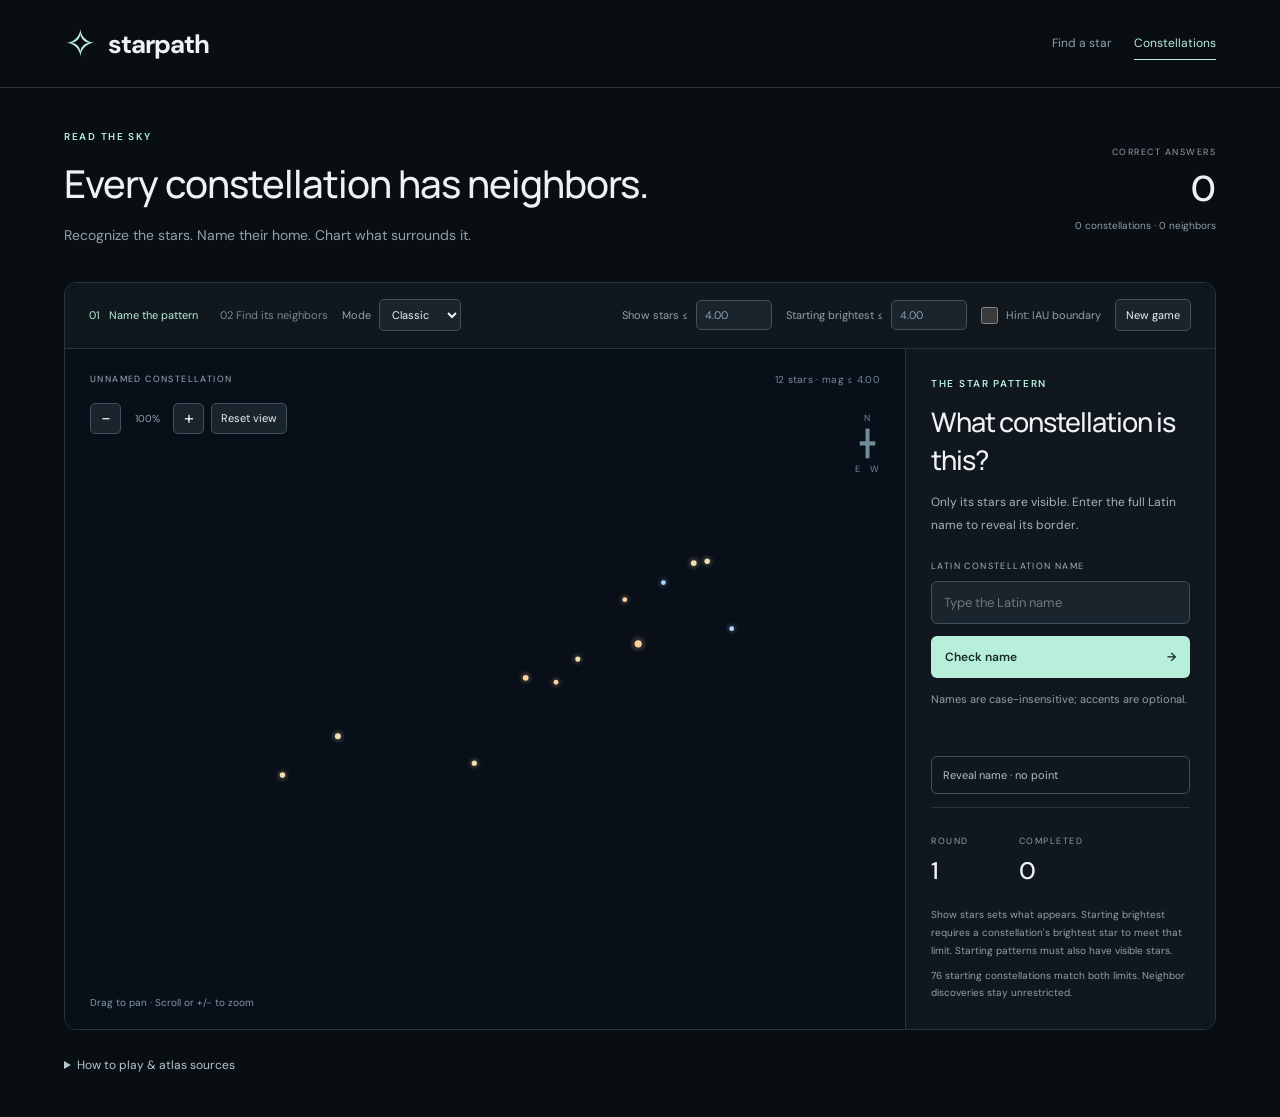
<file: constellations.html>
<!doctype html>
<html lang="en">
<head>
 <meta charset="utf-8">
 <meta name="viewport" content="width=device-width, initial-scale=1">
 <title>Starpath — Name the constellation</title>
 <meta name="description" content="Recognize constellations from their stars, then name and locate their neighbors within real IAU boundaries.">
 <link rel="stylesheet" href="constellation-game.css?v=boundary-hint-1">
</head>
<body>
 <header>
  <a class="brand" href="index.html"><span aria-hidden="true">✧</span> starpath</a>
  <nav aria-label="Games"><a href="index.html">Find a star</a><a href="constellations.html" aria-current="page">Constellations</a></nav>
 </header>
 <main>
  <section class="intro">
   <div><p class="eyebrow">READ THE SKY</p><h1>Every constellation has neighbors.</h1><p>Recognize the stars. Name their home. Chart what surrounds it.</p></div>
   <div class="scoreboard" aria-label="Running score"><span>CORRECT ANSWERS</span><strong id="score">0</strong><small><span id="named-count">0</span> constellations · <span id="neighbor-count">0</span> neighbors</small></div>
  </section>
  <section class="game" aria-label="Constellation challenge">
   <div class="toolbar">
    <div class="steps"><span id="step-name" class="active">01 &nbsp; Name the pattern</span><span id="step-neighbors">02 &nbsp; Find its neighbors</span></div>
    <label class="game-mode-label" for="game-mode">Mode <select id="game-mode"><option value="classic">Classic</option><option value="conquer">Conquer</option></select></label>
    <label class="magnitude-label" for="magnitude">Show stars ≤ <input id="magnitude" type="number" min="0" max="5" step="0.01" value="4.00" aria-describedby="limit-note"></label>
    <label class="magnitude-label starting-label" for="starting-magnitude">Starting brightest ≤ <input id="starting-magnitude" type="number" min="-2" max="5" step="0.01" value="4.00" aria-label="Maximum magnitude of a starting constellation's brightest star" aria-describedby="limit-note starting-count"></label>
    <label class="hint-label" for="boundary-hint"><input id="boundary-hint" type="checkbox" role="switch" aria-describedby="hint-note">Hint: IAU boundary</label>
    <button id="new-game" type="button">New game</button>
   </div>
   <div class="play-area">
    <section class="sky-wrap" aria-label="Star map">
     <div class="map-heading"><span id="map-title">UNNAMED CONSTELLATION</span><span id="star-count"></span></div>
     <svg id="constellation-sky" viewBox="0 0 1000 700" role="group" tabindex="0" aria-describedby="map-instructions"></svg>
     <div class="map-controls"><button id="zoom-out" aria-label="Zoom out">−</button><span id="zoom-level">100%</span><button id="zoom-in" aria-label="Zoom in">+</button><button id="reset-view">Reset view</button></div>
     <div id="travel-controls" class="travel-controls" hidden><label for="view-around">View around</label><select id="view-around" aria-label="Center the map on a claimed constellation"></select></div>
     <div class="compass" aria-hidden="true">N<br><span>╋</span><br>E &nbsp; &nbsp; W</div>
     <p id="map-instructions" class="map-caption">Drag to pan · Scroll or +/− to zoom</p>
    </section>
    <aside>
     <p class="eyebrow" id="phase-label">THE STAR PATTERN</p>
     <h2 id="challenge-title">What constellation is this?</h2>
     <p id="challenge-description">Only its stars are visible. Enter the full Latin name to reveal its border.</p>
     <form id="answer-form">
      <label for="answer" id="answer-label">LATIN CONSTELLATION NAME</label>
      <input id="answer" type="text" placeholder="Type the Latin name" autocomplete="off" autocapitalize="words" spellcheck="false" maxlength="80" required aria-describedby="answer-note feedback">
      <button id="check-answer" class="primary" type="submit">Check name <span aria-hidden="true">→</span></button>
     </form>
     <p id="answer-note" class="note">Names are case-insensitive; accents are optional.</p>
     <p id="feedback" role="status" aria-live="polite"></p>
     <div id="neighbor-section" hidden><p class="eyebrow"><span id="region-progress-label">NEIGHBORS FOUND</span> <span id="neighbor-progress"></span></p><ul id="found-neighbors"></ul><p id="pending-placement" class="placement" hidden></p></div>
     <button id="reveal-name" class="secondary" type="button">Reveal name · no point</button>
     <button id="skip-round" class="secondary" type="button" hidden>Skip remaining neighbors</button>
     <button id="next-round" class="primary" type="button" hidden>Next constellation <span aria-hidden="true">→</span></button>
     <div class="round-stats"><div><span id="round-stat-label">ROUND</span><strong id="round-number">1</strong></div><div><span id="completed-stat-label">COMPLETED</span><strong id="completed-count">0</strong></div></div>
     <p id="limit-note" class="note">Show stars sets what appears. Starting brightest requires a constellation's brightest star to meet that limit. Starting patterns must also have visible stars.</p>
     <p id="starting-count" class="note" aria-live="polite"></p>
    </aside>
   </div>
  </section>
  <details class="instructions"><summary>How to play &amp; atlas sources</summary>
   <p id="hint-note"><b>Hint: IAU boundary</b> shows the unnamed starting constellation's official boundary in both Classic and Conquer. It reveals no name or neighboring stars and awards no points. The switch starts off and keeps your choice across rounds, new games, and mode changes. Turn it off to return to stars alone; borders earned by correct answers stay visible.</p>
   <p>Identify the constellation using only its stars. Use its full Latin name, such as Ursa Major; English translations and three-letter abbreviations are not accepted. A correct name earns one point and reveals the constellation's border.</p>
   <p>Then type a neighboring constellation's Latin name and select <b>Place neighbor</b>. Click or tap inside that constellation's actual region. Correct placement earns one point and reveals its stars, border, and name. Naming alone reveals nothing. Unknown constellations stay hidden. Any point inside the named constellation counts; it need not be near the shared edge. Drag to pan, use the zoom buttons, or use arrow keys and Enter to aim. Escape cancels a pending placement.</p>
   <p><b>Classic mode:</b> find all neighbors of the starting constellation. Each found neighbor adds its stars to the map at the selected magnitude limit. Finding every neighbor advances to a new star-only round after a short pause, keeping your score. Reveal name and Skip remaining neighbors allow practice, without points for skipped answers.</p>
   <p><b>Conquer mode:</b> correctly identify the starting constellation to claim it, then name and place any unclaimed constellation bordering <em>any</em> of your claims. All claimed stars and borders remain available. Use <b>View around</b> to center the map on a claimed constellation and explore farther across the sky; traveling keeps claims, score, and a pending placement. There are no round resets or free reveals. Claim all <b>88 constellations</b> to finish, including constellations with no stars at the selected limit. Your final territory remains available to explore.</p>
   <p>Each correct constellation name or successful neighboring claim earns one point. Repeated answers earn no extra points. Switching modes or selecting New game starts a fresh game and resets the score. Changing the magnitude limit keeps earned points and claims; the bundled catalog supports limits up to 5.00. Only starting patterns with qualifying stars are used.</p>
   <p><b>Two separate magnitude controls:</b> <b>Show stars</b> controls all displayed stars. <b>Starting brightest</b> allows a constellation to be chosen only when its brightest catalog star has magnitude at most this threshold. For example, Show stars 4.00 and Starting brightest 2.00 displays stars through magnitude 4 while choosing patterns with at least one magnitude-2-or-brighter star. Both rules apply to new starting patterns in Classic and Conquer. Changing either limit keeps scores and existing claims; an unanswered pattern is replaced if it stops qualifying. Neighbors and Conquer claims remain unrestricted, so all 88 constellations can still be claimed.</p>
   <p>This celestial atlas is independent of your location and time. Borders and neighbors use <a href="https://cdsarc.cds.unistra.fr/viz-bin/cat/VI/49">CDS VI/49</a> (Davenhall &amp; Leggett; adjacency data by Bill Gray), defined in B1875 and precessed to J2000 for display. Serpens's two regions are treated as one constellation. Stars use <a href="https://github.com/astronexus/HYG-Database">HYG v4.0</a> under CC BY-SA 4.0. <a href="https://github.com/Joze-Plocnik/starpath-atlas/blob/main/CONSTELLATION-SOURCES.md">Data credits and build instructions</a>.</p>
  </details>
 </main>
 <script src="bright-stars.js"></script><script src="constellation-data.js"></script><script src="sky-geometry.js"></script><script src="constellation-game.js?v=boundary-hint-1"></script>
</body>
</html>
</file>
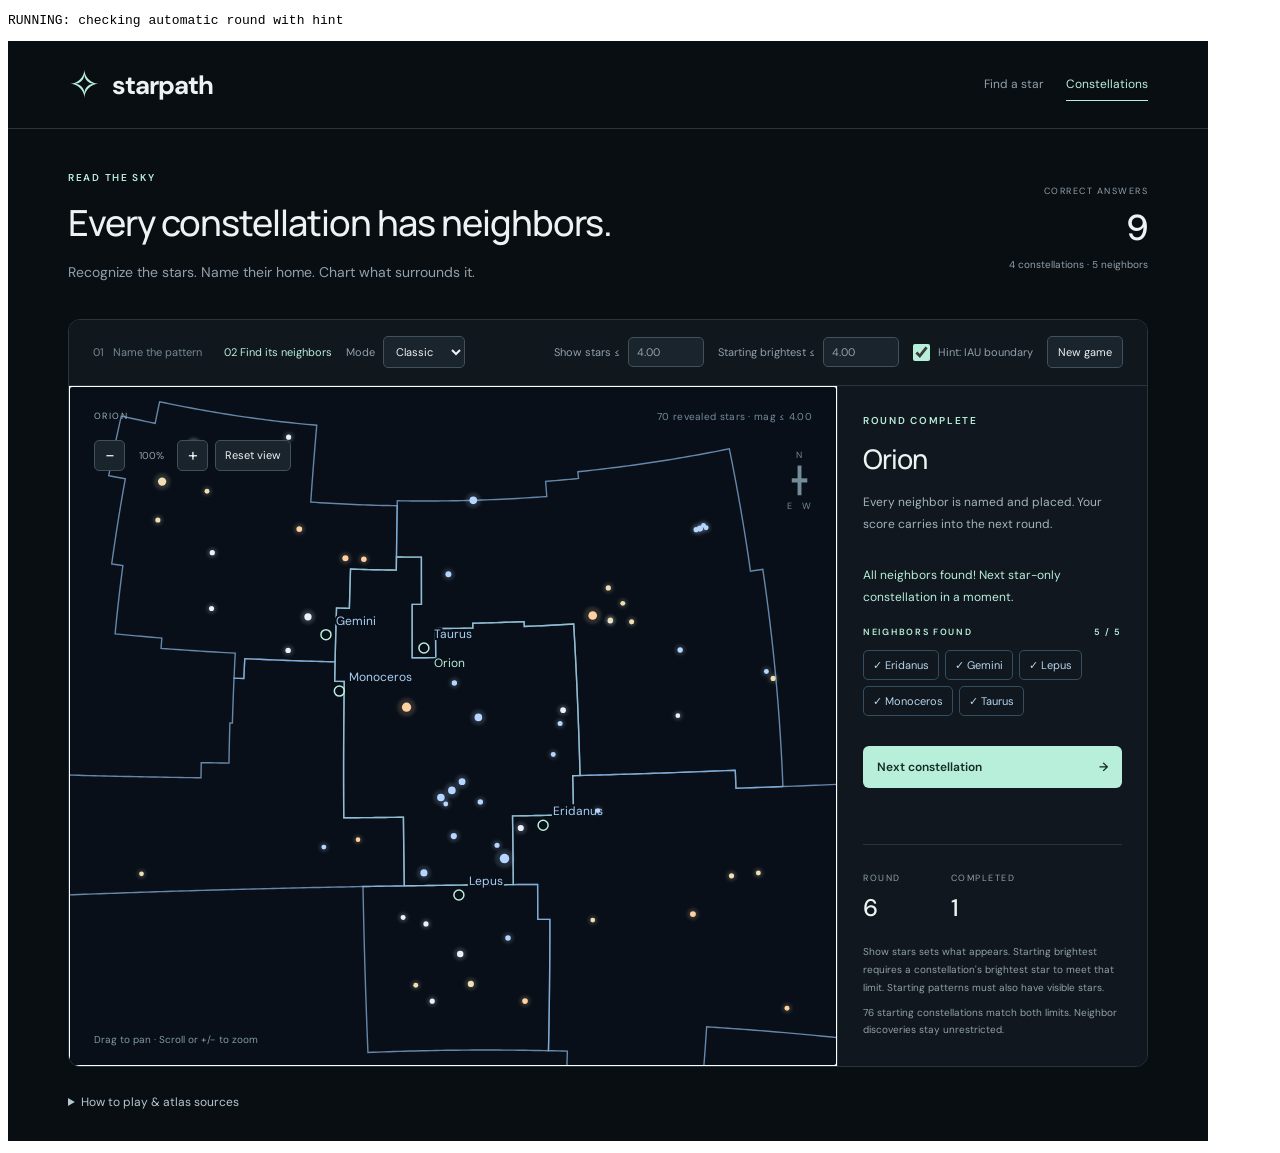
<file: tests/boundary-hint.html>
<!doctype html><html><head><meta charset="utf-8"><style>iframe{width:1200px;height:1100px;border:0}</style></head><body><pre id="results">RUNNING</pre><iframe id="app" src="../constellations.html"></iframe><script>
const frame=document.getElementById('app');
frame.onload=async()=>{const w=frame.contentWindow,d=w.document,run=code=>w.eval(code),assert=(value,message)=>{if(!value)throw Error(message)},results=[];try{
 const svg=d.getElementById('constellation-sky'),hint=d.getElementById('boundary-hint');
 function toggle(){hint.click();}
 function submit(name){d.getElementById('answer').value=name;d.getElementById('answer-form').dispatchEvent(new w.Event('submit',{cancelable:true}));}
 function stable(){return run('JSON.stringify({current:ConstellationGame.state.current,phase:ConstellationGame.state.phase,view:ConstellationGame.state.view,center:ConstellationGame.state.center,named:ConstellationGame.state.correctNames,neighbors:ConstellationGame.state.correctNeighbors,round:ConstellationGame.state.roundNumber,pending:ConstellationGame.state.pending,aim:ConstellationGame.state.aim,cursor:ConstellationGame.state.cursor,claims:[...ConstellationGame.state.claimed],found:[...ConstellationGame.state.foundNeighbors]})');}
 function stars(){return JSON.stringify([...svg.querySelectorAll('[data-game-star]')].map(node=>[node.dataset.gameStar,node.getAttribute('cx'),node.getAttribute('cy'),node.getAttribute('r')]));}
 function borders(){return JSON.stringify([...svg.querySelectorAll('[data-boundary]')].map(node=>[node.dataset.boundary,node.getAttribute('points')]));}
 assert(!hint.checked&&hint.getAttribute('role')==='switch','accessible hint starts off');
 for(const mode of ['classic','conquer']){
  run('ConstellationGame.setMode('+JSON.stringify(mode)+');ConstellationGame.startRound("Ori")');
  assert(!hint.checked&&!svg.querySelector('[data-boundary]'),'star-only default '+mode);
  const before=stable(),starPoints=stars();d.getElementById('zoom-in').click();const zoomed=stable();
  toggle();assert(hint.checked&&run('ConstellationGame.state.hint'),'native switch turns on '+mode);
  assert(stable()===zoomed,'hint preserves zoom and game progress '+mode);
  assert(svg.querySelector('.hint-border[data-boundary="Ori"]'),'current IAU outline appears '+mode);
  assert([...svg.querySelectorAll('[data-boundary]')].every(node=>node.dataset.boundary==='Ori'),'only current boundary shown '+mode);
  assert(!svg.querySelector('text,[data-game-star][data-constellation="Tau"]'),'no name or neighbor star leak '+mode);
  assert(!svg.getAttribute('aria-label').includes('Orion')&&!d.getElementById('map-title').textContent.includes('ORION'),'accessible and visual titles keep answer hidden '+mode);
  assert(svg.getAttribute('aria-label').includes('IAU boundary hint shown')&&d.getElementById('challenge-description').textContent.includes('hint'),'hint state described '+mode);
  toggle();assert(stable()===zoomed&&!svg.querySelector('[data-boundary]'),'turning off hides unearned border '+mode);
  d.getElementById('reset-view').click();assert(stable()===before&&stars()===starPoints,'hint never shifts stars or default view '+mode);
  toggle();submit('Leo');assert(Number(d.getElementById('score').textContent)===0&&run('ConstellationGame.state.phase==="identify"'),'hint grants no identification or point '+mode);
  const hintedOutline=borders();submit('Orion');assert(Number(d.getElementById('score').textContent)===1&&!svg.querySelector('.hint-border'),'correct answer still earns exactly one point '+mode);
  assert(borders()===hintedOutline,'hint matches earned IAU boundary exactly '+mode);
  submit('Taurus');svg.dispatchEvent(new w.KeyboardEvent('keydown',{key:'ArrowRight',cancelable:true}));
  const pending=stable(),earnedBorders=borders(),knownStars=stars(),answer=d.getElementById('answer').value;
  toggle();assert(stable()===pending&&borders()===earnedBorders&&stars()===knownStars&&d.getElementById('answer').value===answer,'earned outline, pending placement and keyboard aim survive switching '+mode);
  assert(svg.querySelector('[data-aim]')&&!svg.querySelector('[data-boundary="Tau"]'),'hint does not reveal unplaced target '+mode);
  const p=run('ConstellationGame.chartPoint({ra:SkyGeometry.atlas.get("Ori").anchors.Tau[0],dec:SkyGeometry.atlas.get("Ori").anchors.Tau[1]})');
  run('ConstellationGame.placeNeighbor('+p.x+','+p.y+')');const claimed=stable(),claimedBorders=borders();toggle();toggle();
  assert(stable()===claimed&&borders()===claimedBorders&&svg.querySelector('[data-boundary="Tau"]')&&Number(d.getElementById('score').textContent)===2,'earned neighbor survives hint on/off '+mode);
  toggle();run('ConstellationGame.newGame()');assert(hint.checked&&svg.querySelector('.hint-border')&&Number(d.getElementById('score').textContent)===0,'new game preserves hint preference '+mode);
  toggle();
 }
 results.push('PASS: Classic and Conquer switches, exact IAU outlines, hidden answers/neighbors, unchanged views and stars, score protection, pending keyboard placement and earned borders');
 run('ConstellationGame.setMode("classic");ConstellationGame.startRound("Ori")');toggle();
 for(const id of ['Ser','Peg','UMi']){
  run('ConstellationGame.startRound('+JSON.stringify(id)+')');assert(hint.checked&&svg.querySelector('.hint-border'),'hint carries to split, RA-wrap and polar patterns '+id);
  const outline=borders();submit(run('SkyGeometry.atlas.get('+JSON.stringify(id)+').name'));assert(borders()===outline,'special geometry matches earned outline '+id);
 }
 run('ConstellationGame.startRound("Ori")');submit('Orion');
 for(const id of run('SkyGeometry.atlas.get("Ori").neighbors')){
  submit(run('SkyGeometry.atlas.get('+JSON.stringify(id)+').name'));
  const p=run('ConstellationGame.chartPoint({ra:SkyGeometry.atlas.get("Ori").anchors['+JSON.stringify(id)+'][0],dec:SkyGeometry.atlas.get("Ori").anchors['+JSON.stringify(id)+'][1]})');run('ConstellationGame.placeNeighbor('+p.x+','+p.y+')');
 }
 const score=Number(d.getElementById('score').textContent);document.getElementById('results').textContent='RUNNING: checking automatic round with hint';await new Promise(resolve=>setTimeout(resolve,2400));
 assert(run('ConstellationGame.state.phase==="identify"&&ConstellationGame.state.current!=="Ori"')&&hint.checked&&svg.querySelector('.hint-border')&&Number(d.getElementById('score').textContent)===score,'automatic next round keeps hint and score');
 run('ConstellationGame.setMode("conquer")');assert(hint.checked&&svg.querySelector('.hint-border')&&Number(d.getElementById('score').textContent)===0,'mode change preserves hint and resets game');
 frame.style.width='320px';frame.style.height='1200px';const width=d.documentElement.clientWidth;
 assert(d.documentElement.scrollWidth<=width,'no horizontal mobile overflow');
 for(const id of ['game-mode','magnitude','starting-magnitude','boundary-hint','new-game']){const box=d.getElementById(id).getBoundingClientRect();assert(box.left>=0&&box.right<=width,'mobile control fits '+id);}
 const label=hint.closest('label').getBoundingClientRect();assert(label.left>=0&&label.right<=width,'entire hint label fits mobile');
 results.push('PASS: split/RA-wrap/polar boundaries, automatic progression, round/new-game/mode preference retention and narrow-screen controls');
 document.getElementById('results').textContent=results.join('\n');
}catch(error){document.getElementById('results').textContent=results.join('\n')+'\nFAIL: '+error.stack;}};
</script></body></html>
</file>
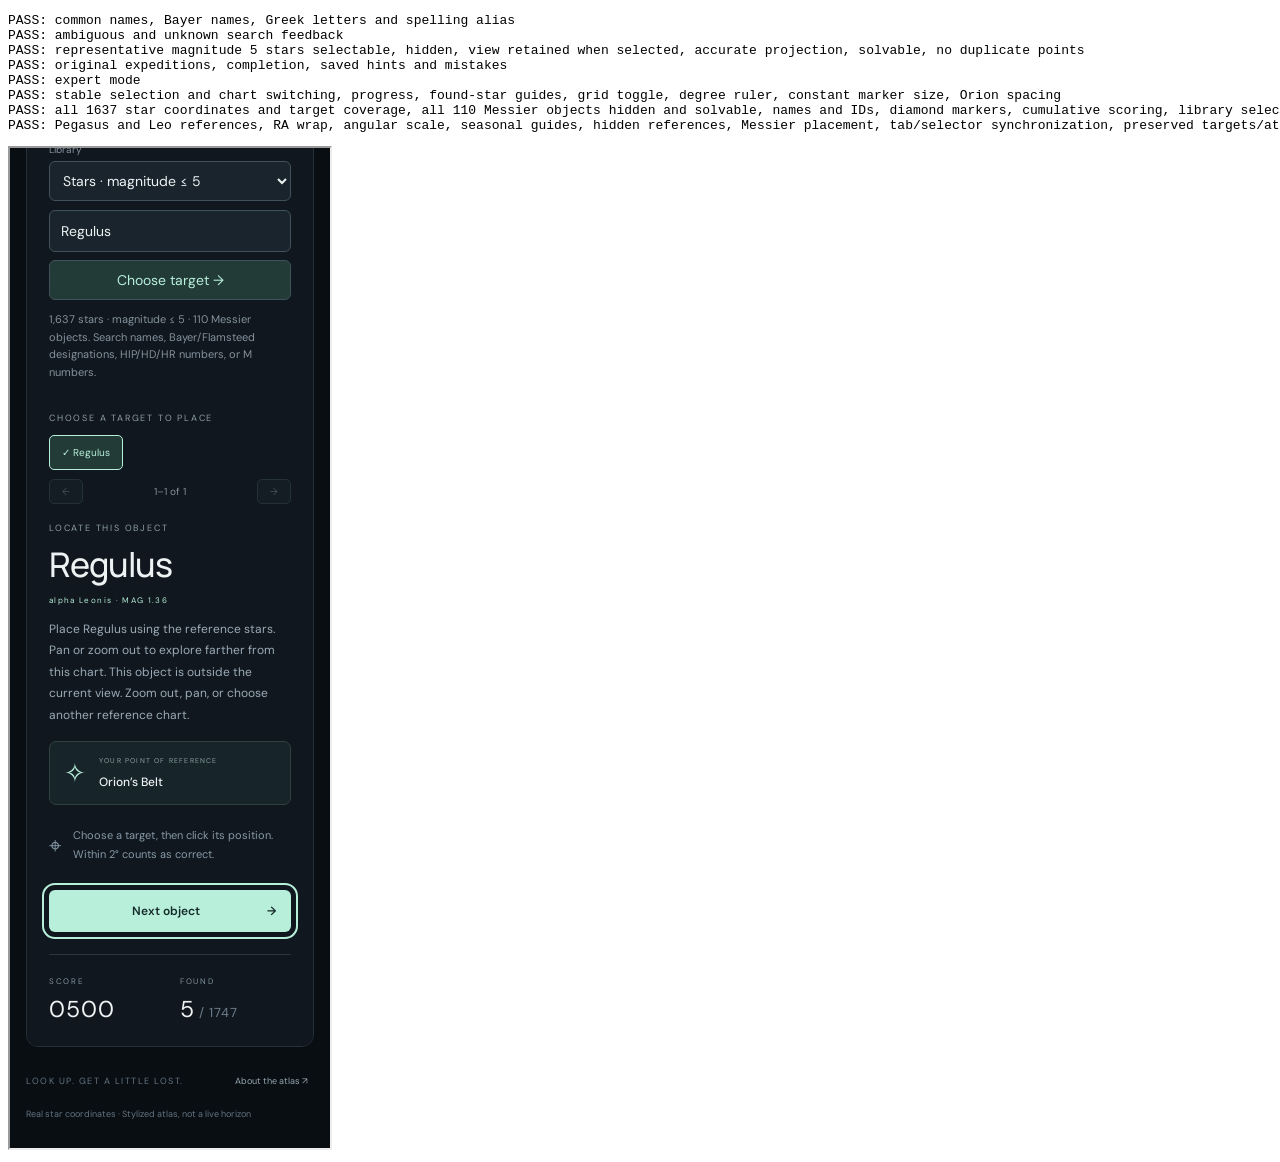
<file: tests/catalog.html>
<!doctype html><html><head><meta charset="utf-8"></head><body><pre id="results">RUNNING</pre><iframe id="app" src="../index.html"></iframe><script>
const frame=document.getElementById('app');
frame.onload=()=>{try{
 const w=frame.contentWindow,d=w.document,run=code=>w.eval(code),assert=(v,m)=>{if(!v)throw Error(m)},results=[];
 assert(run('brightStars.length')===1637,'catalog count');
 assert(run('brightStars.some(s=>s.mag===5)'),'inclusive magnitude boundary');
 assert(run('brightStars.every(s=>s.mag<=5 && Number.isFinite(s.ra) && Number.isFinite(s.dec))'),'catalog bounds');
 function search(q){d.getElementById('star-query').value=q;d.getElementById('star-search').dispatchEvent(new w.Event('submit',{cancelable:true}));}
 for(const q of ['alpha orion','alpha Orionis','α Ori','Betelguese','Betelgeuse']){search(q);assert(d.getElementById('target').textContent==='Betelgeuse','alias '+q);assert(d.getElementById('search-feedback').textContent==='','resolved alias '+q);}
 for(const q of ['40 Eridani','40 Eri','HIP 19849','HD 26965']){search(q);assert(run('Math.abs(stars[missions[region].targets[index][0]].ra-4.2545)<.01'),'Flamsteed or numeric identifier '+q);}
 results.push('PASS: common names, Bayer names, Greek letters and spelling alias');
 search('alpha');assert(d.getElementById('search-feedback').textContent.includes('Several'),'ambiguous input');
 search('nonsense');assert(d.getElementById('search-feedback').textContent.includes('No matching'),'unknown input');
 results.push('PASS: ambiguous and unknown search feedback');
 for(const name of run('brightStars.filter((s,i)=>s.mag<=2||i%100===0||s.mag===5).map(s=>s.name)')){
   run('region=0;reset()');search(name);
   assert(d.getElementById('target').textContent===name,'selection '+name);
   assert(!d.querySelector('[data-star="'+name+'"]'),'hidden target '+name);
   assert(run('points[missions[region].targets[index][0]].every(Number.isFinite)'),'finite point '+name);
   assert(run('region===0'),'search must not change reference '+name);
   run('const p=points[missions[region].targets[index][0]];view={x:p[0]-500,y:p[1]-350,w:1000,h:700};applyView()');
   assert(run('separation(unproject(...points[missions[region].targets[index][0]]),stars[missions[region].targets[index][0]])<1e-5'),'projection '+name);
   run('guessAt(...points[missions[region].targets[index][0]])');
   assert(run('solved && found.includes(missions[region].targets[index][0]) && score===100'),'correct guess '+name);
   assert(d.querySelector('[data-star="'+name+'"]'),'revealed '+name);
   run('guessAt(...points[missions[region].targets[index][0]])');assert(run('score===100'),'duplicate score '+name);
 }
 results.push('PASS: representative magnitude 5 stars selectable, hidden, view retained when selected, accurate projection, solvable, no duplicate points');
 run('region=0;reset();selectTarget(2);hinted=true;mistakes=2;selectTarget(3);selectTarget(2)');assert(run('hinted&&mistakes===2'),'saved attempt');
 for(let region=0;region<3;region++){
  run('region='+region+';reset()');for(let i=0;i<5;i++)run('selectTarget('+i+');guessAt(...points[missions[region].targets[index][0]])');
  assert(run('score===500&&found.length===5'),'original expedition '+region);assert(d.getElementById('replay').hidden,'more catalog targets remain');
 }
 results.push('PASS: original expeditions, completion, saved hints and mistakes');
 run('region=3;reset()');d.getElementById('mode').value='expert';run('reset();guessAt(...points[missions[region].targets[index][0]])');assert(run('score===200'),'expert score');assert(d.getElementById('hint').hidden,'expert hint');
 results.push('PASS: expert mode');
 d.getElementById('mode').value='guided';run('region=0;reset();selectTarget(2);guessAt(...points.Betelgeuse);view={x:250,y:100,w:400,h:280};applyView();hinted=true;mistakes=2');
 const before=run('JSON.stringify({view,region,score,found,transform})');search('Bellatrix');
 assert(run('JSON.stringify({view,region,score,found,transform})')===before,'switching target preserves chart, scale, view, score and found');
 search('Betelgeuse');assert(run('hinted&&mistakes===2'),'attempt persists after search');
 search('Canopus');assert(run('region===0&&score===100&&found.includes("Betelgeuse")'),'distant target preserves reference and progress');
 run('changeChart(3);changeChart(0)');assert(run('score===100&&found.includes("Betelgeuse")&&view.w===400'),'manual chart changes preserve progress and saved view');
 search('Rigel');run('guessAt(...points.Rigel);selectTarget(missions[0].targets.findIndex(t=>t[0]==="Bellatrix"));guessAt(...points.Bellatrix)');
 assert(d.querySelectorAll('[data-guide]').length>2,'found stars extend guides');
 const on=d.querySelectorAll('[data-grid]').length;d.getElementById('lines').click();assert(on>0&&!d.querySelector('[data-grid]')&&!d.querySelector('[data-guide]'),'guide toggle off');d.getElementById('lines').click();assert(d.querySelector('[data-guide]'),'guide toggle on');
 assert(d.querySelector('[data-scale="10"]'),'angular ruler');
 const marker=d.querySelector('[data-marker="Betelgeuse"]'),matrix=d.getElementById('sky').getScreenCTM(),radius=Number(marker.getAttribute('r'))*matrix.a;
 run('zoomAt(.5)');const zoomed=d.querySelector('[data-marker="Betelgeuse"]'),zoomMatrix=d.getElementById('sky').getScreenCTM();assert(Math.abs(Number(zoomed.getAttribute('r'))*zoomMatrix.a-radius)<.01,'marker screen size stays fixed when zoomed');
 assert(run('Math.hypot(points.Betelgeuse[0]-points.Rigel[0],points.Betelgeuse[1]-points.Rigel[1])>190'),'Orion angular spacing not compressed');
 assert(run('missions.every(m=>m.targets.length===missions[0].targets.length && missions[0].targets.every(t=>m.targets.some(other=>other[0]===t[0])))'),'same expedition targets across reference charts');
 results.push('PASS: stable selection and chart switching, progress, found-star guides, grid toggle, degree ruler, constant marker size, Orion spacing');
 assert(run('messierObjects.length===110&&messierObjects.every((o,i)=>o.number===i+1)'),'complete M1?M110');
 assert(run('new Set([...brightStars,...messierObjects].map(o=>o.name)).size===brightStars.length+110'),'unique catalog keys');
 assert(run('[...brightStars,...messierObjects].every(o=>o.ra>=0&&o.ra<24&&o.dec>=-90&&o.dec<=90&&missions[0].targets.some(t=>t[0]===o.name))'),'coordinate bounds and target coverage');
 assert(run('brightStars.every(s=>separation(unproject(...chartPoint(s)),s)<1e-4)'),'all 1637 star projection round trips');
 for(const [query,name] of [['M31','M31'],['M 31','M31'],['Messier 31','M31'],['M031','M31'],['Andromeda Galaxy','M31'],['NGC 224','M31'],['Orion Nebula','M42'],['Pleiades','M45'],['Spindle Galaxy','M102']]){search(query);assert(d.getElementById('target').textContent===name,'Messier alias '+query);assert(d.getElementById('target-library').value==='messier','auto library '+query);}
 assert(run('Math.abs(stars.M42.ra*15-83.85)<.01&&Math.abs(stars.M42.dec+5.45)<.01'),'M42 coordinate units');
 d.getElementById('mode').value='guided';run('region=0;reset();showLines=false;update()');
 for(const name of run('messierObjects.map(o=>o.name)')){
  search(name);assert(!d.querySelector('[data-star="'+name+'"]'),'Messier hidden '+name);
  const state=run('JSON.stringify({view,region,score,found})');run('chooseCatalogStar("Sirius")');search(name);assert(run('JSON.stringify({view,region,score,found})')===state,'selection stable '+name);
  assert(run('separation(unproject(...points[missions[region].targets[index][0]]),stars[missions[region].targets[index][0]])<1e-4'),'Messier projection '+name);
  run('const p=points[missions[region].targets[index][0]];view={x:p[0]-500,y:p[1]-350,w:1000,h:700};applyView();guessAt(...p)');
  assert(run('found.includes(missions[region].targets[index][0])'),'Messier scoring '+name);assert(d.querySelector('[data-star="'+name+'"][data-kind="messier"] path'),'Messier diamond '+name);
 }
 assert(run('score===11000&&found.length===110'),'Messier cumulative score');assert(d.getElementById('next').hidden,'completed Messier library has no next target');
 const stable=run('JSON.stringify({view,region,score,found})');d.getElementById('target-library').value='star';d.getElementById('target-library').dispatchEvent(new w.Event('change'));d.getElementById('target-library').value='messier';d.getElementById('target-library').dispatchEvent(new w.Event('change'));assert(run('JSON.stringify({view,region,score,found})')===stable,'library toggles preserve progress and view');assert(d.getElementById('target').textContent==='M110','remember selected Messier');
 d.getElementById('target-library').value='star';d.getElementById('target-library').dispatchEvent(new w.Event('change'));assert(d.querySelectorAll('#targets button').length===30,'paged star picker');assert(d.querySelectorAll('#star-options option').length<=40,'bounded suggestions');d.getElementById('targets-next').click();assert(d.getElementById('target-page').textContent.includes('31–60'),'next target page');d.getElementById('targets-prev').click();assert(d.getElementById('target-page').textContent.includes('1–30'),'previous target page');
 d.getElementById('star-query').value='alpha orion';d.getElementById('star-query').dispatchEvent(new w.Event('input'));assert(d.querySelectorAll('#targets button').length===1&&d.querySelector('#targets button').textContent.includes('Betelgeuse'),'live library filter');
 run('reset();chooseCatalogStar("M31");guessAt(...points.M31)');d.getElementById('next').click();assert(d.getElementById('target').textContent==='M1'&&d.getElementById('target-library').value==='messier','next stays in Messier library');assert(d.querySelector('#targets .selected').textContent.includes('M1'),'next target visible in picker');
 results.push('PASS: all 1637 star coordinates and target coverage, all 110 Messier objects hidden and solvable, names and IDs, diamond markers, cumulative scoring, library selection, pagination and live filtering');
 d.getElementById('mode').value='guided';d.getElementById('target-library').value='star';
 run('region=0;reset();chooseCatalogStar("Betelgeuse");guessAt(...points.Betelgeuse);chooseCatalogStar("Mirach");hinted=true;mistakes=1;showNames=false;lineOverrides.set(connectionKey("Betelgeuse","Rigel"),true);view={x:250,y:100,w:500,h:350};applyView()');
 const seasonalState=run('JSON.stringify({score,found,target:missions[region].targets[index][0],hinted,mistakes,showNames,connections:[...lineOverrides]})');
 const autumnButton=[...d.querySelectorAll('[data-region]')].find(button=>button.textContent.includes('Autumn'));
 const springButton=[...d.querySelectorAll('[data-region]')].find(button=>button.textContent.includes('Spring'));
 assert(autumnButton&&springButton,'seasonal tabs available');autumnButton.click();
 const autumn=run('region');
 assert(run('JSON.stringify({score,found,target:missions[region].targets[index][0],hinted,mistakes,showNames,connections:[...lineOverrides]})')===seasonalState,'autumn retains target, attempt, progress, labels and connections');
 assert(autumnButton.classList.contains('active')&&d.getElementById('chart-choice').value===String(autumn),'autumn tab and selector agree');
 assert(d.getElementById('map-title').textContent.includes('PEGASUS'),'autumn map title');
 assert(run('missions[region].reference.length===4&&["Markab","Scheat","Alpheratz","Algenib"].every(name=>missions[region].reference.includes(name))'),'Great Square reference stars');
 assert(run('missions[region].reference.every(name=>points[name][0]>0&&points[name][0]<1000&&points[name][1]>0&&points[name][1]<700)'),'Great Square fits the default chart across RA zero');
 assert(run('transform.scale===600&&Math.hypot(points.Markab[0]-points.Scheat[0],points.Markab[1]-points.Scheat[1])>130'),'autumn retains true angular spacing');
 assert(d.querySelectorAll('[data-guide]').length===4&&!d.querySelector('.star-label'),'square guides and retained hidden names');
 search('M31');assert(run('region')===autumn&&!d.querySelector('[data-star="M31"]'),'autumn Messier selection stays on chart and hides target');
 run('guessAt(...points.M31)');assert(run('score===200&&found.includes("M31")'),'M31 solvable from Pegasus');
 search('Markab');assert(!d.querySelector('[data-star="Markab"]'),'selected autumn reference star hidden');run('guessAt(...points.Markab)');assert(d.querySelectorAll('[data-guide]').length===4,'found reference restores square');
 run('view={x:200,y:100,w:500,h:350};applyView()');const autumnView=run('JSON.stringify(view)');
 search('M65');springButton.click();const spring=run('region');
 assert(springButton.classList.contains('active')&&d.getElementById('chart-choice').value===String(spring),'spring tab and selector agree');
 assert(d.getElementById('map-title').textContent.includes('LEO'),'spring map title');
 assert(run('missions[region].reference.length===9&&missions[region].reference.every(name=>points[name][0]>0&&points[name][0]<1000&&points[name][1]>0&&points[name][1]<700)'),'Leo reference pattern fits default chart');
 assert(d.querySelectorAll('[data-guide]').length===10,'Sickle and Leo body guides');
 assert(run('transform.scale===600&&Math.hypot(points.Regulus[0]-points.Denebola[0],points.Regulus[1]-points.Denebola[1])>240'),'spring retains true angular spacing');
 assert(d.getElementById('target').textContent==='M65'&&!d.querySelector('[data-star="M65"]'),'spring retains hidden Messier target');run('guessAt(...points.M65)');assert(run('score===400&&found.includes("M65")'),'M65 solvable from Leo');
 search('Regulus');assert(!d.querySelector('[data-star="Regulus"]'),'selected spring reference star hidden');run('guessAt(...points.Regulus)');assert(d.querySelectorAll('[data-guide]').length===10,'found reference restores Leo guides');
 run('view={x:150,y:50,w:600,h:420};applyView()');const springView=run('JSON.stringify(view)');
 d.getElementById('chart-choice').value=String(autumn);d.getElementById('chart-choice').dispatchEvent(new w.Event('change'));
 assert(run('JSON.stringify(view)')===autumnView&&autumnButton.classList.contains('active'),'selector restores autumn view and tab');
 springButton.click();assert(run('JSON.stringify(view)')===springView,'spring view restored');
 run('changeChart(0)');assert(run('view.w===500&&score===500&&found.length===5&&showNames===false&&lineOverrides.size===1'),'returning to original chart retains view and seasonal progress');
 frame.style.width='320px';frame.style.height='1000px';
 const mobileTabs=[...d.querySelectorAll('[data-region]')],mobileBounds=d.querySelector('.regions').getBoundingClientRect();
 assert(mobileTabs.length===5&&mobileTabs.every(button=>{const bounds=button.getBoundingClientRect();return bounds.left>=mobileBounds.left-1&&bounds.right<=mobileBounds.right+1&&bounds.width>=button.scrollWidth-1;}),'all five tabs fit a narrow mobile viewport');
 results.push('PASS: Pegasus and Leo references, RA wrap, angular scale, seasonal guides, hidden references, Messier placement, tab/selector synchronization, preserved targets/attempts/progress/connections/views and mobile layout');
 document.getElementById('results').textContent=results.join('\n');

}catch(e){document.getElementById('results').textContent='FAIL: '+e.stack;}};
</script></body></html>
</file>
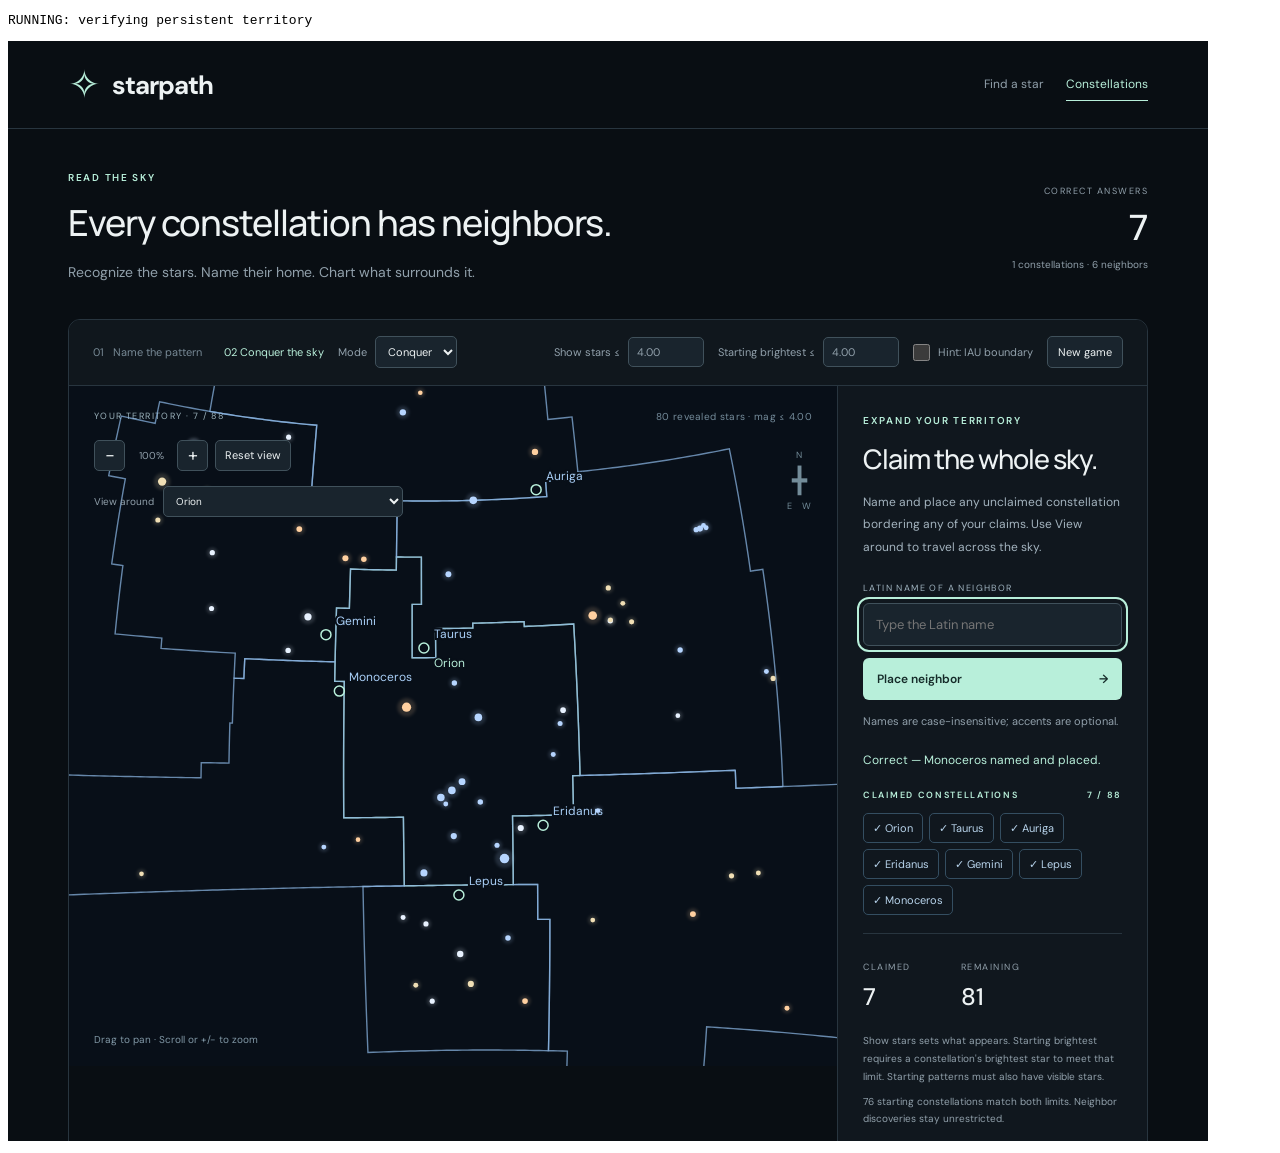
<file: tests/conquer.html>
<!doctype html><html><head><meta charset="utf-8"><style>iframe{width:1200px;height:1100px;border:0}</style></head><body><pre id="results">RUNNING</pre><iframe id="app" src="../constellations.html"></iframe><script>
const frame=document.getElementById('app');
frame.onload=async()=>{const w=frame.contentWindow,d=w.document,run=code=>w.eval(code),assert=(value,message)=>{if(!value)throw Error(message)},results=[];try{
 const svg=d.getElementById('constellation-sky');
 const score=()=>Number(d.getElementById('score').textContent);
 function mode(value){d.getElementById('game-mode').value=value;d.getElementById('game-mode').dispatchEvent(new w.Event('change'));}
 function submit(name){d.getElementById('answer').value=name;d.getElementById('answer-form').dispatchEvent(new w.Event('submit',{cancelable:true}));}
 function focus(id){d.getElementById('view-around').value=id;d.getElementById('view-around').dispatchEvent(new w.Event('change'));}
 function anchor(source,id){return run('ConstellationGame.chartPoint({ra:SkyGeometry.atlas.get('+JSON.stringify(source)+').anchors['+JSON.stringify(id)+'][0],dec:SkyGeometry.atlas.get('+JSON.stringify(source)+').anchors['+JSON.stringify(id)+'][1]})');}
 function claim(source,id){
  focus(source);assert(run('ConstellationGame.state.focus')===source,'camera focuses a claimed parent '+source);
  submit(run('SkyGeometry.atlas.get('+JSON.stringify(id)+').name'));assert(run('ConstellationGame.state.pending')===id,'frontier name accepted '+id);
  const p=anchor(source,id);assert(p&&Number.isFinite(p.x)&&Number.isFinite(p.y),'reachable projection '+id);
  const view=run('ConstellationGame.state.view');assert(p.x>=view.x&&p.x<=view.x+view.w&&p.y>=view.y&&p.y<=view.y+view.h,'valid point in focused field '+id);
  run('ConstellationGame.state.cursor=['+p.x+','+p.y+'];ConstellationGame.state.aim=true');svg.dispatchEvent(new w.KeyboardEvent('keydown',{key:'Enter',cancelable:true}));
  assert(run('ConstellationGame.state.claimed.has('+JSON.stringify(id)+')'),'region claimed '+id);
 }
 assert(d.getElementById('game-mode').value==='classic','Classic is the default');
 mode('conquer');run('ConstellationGame.startRound("Ori")');
 assert(run('ConstellationGame.state.mode==="conquer"&&ConstellationGame.state.phase==="identify"&&ConstellationGame.state.claimed.size===0'),'Conquer starts with one unknown pattern');
 assert(!svg.querySelector('polyline,path,text')&&d.getElementById('travel-controls').hidden&&d.getElementById('view-around').options.length===0,'no initial borders, names or travel answer leak');
 assert(d.getElementById('reveal-name').hidden&&d.getElementById('skip-round').hidden,'Conquer claims require correct answers');
 d.getElementById('reveal-name').click();assert(score()===0&&run('ConstellationGame.state.claimed.size===0'),'hidden reveal cannot grant free claim');
 submit('Orion');assert(score()===1&&run('ConstellationGame.state.claimed.size===1&&ConstellationGame.state.claimed.has("Ori")'),'correct seed name claims the first region');
 assert(run('ConstellationGame.frontier().sort().join(",")==="Eri,Gem,Lep,Mon,Tau"'),'initial frontier is exactly seed neighbors');
 assert(d.getElementById('view-around').options.length===1&&!d.getElementById('travel-controls').hidden,'only claimed regions become travel destinations');
 submit('Crux');assert(run('ConstellationGame.state.pending===null')&&score()===1,'distant constellation not claimable');
 submit('Taurus');assert(score()===1&&run('ConstellationGame.state.claimed.size===1')&&!svg.querySelector('[data-game-star][data-constellation="Tau"]'),'naming alone does not reveal stars or claim region');
 const wrong=anchor('Ori','Gem');run('ConstellationGame.placeNeighbor('+wrong.x+','+wrong.y+')');assert(score()===1&&run('ConstellationGame.state.pending==="Tau"'),'wrong neighboring point rejected');
 const originalView=run('JSON.stringify({center:ConstellationGame.state.center,view:ConstellationGame.state.view})');const tau=anchor('Ori','Tau');run('ConstellationGame.placeNeighbor('+tau.x+','+tau.y+')');
 assert(score()===2&&run('ConstellationGame.state.claimed.size===2')&&svg.querySelector('[data-game-star][data-constellation="Tau"]'),'claim reveals stars and border');
 assert(run('JSON.stringify({center:ConstellationGame.state.center,view:ConstellationGame.state.view})')===originalView,'claim does not automatically recenter map');
 assert(run('ConstellationGame.frontier().includes("Aur")&&!SkyGeometry.atlas.get("Ori").neighbors.includes("Aur")'),'new frontier expands beyond original neighbors');
 submit('Auriga');focus('Tau');assert(run('ConstellationGame.state.pending==="Aur"&&ConstellationGame.state.claimed.size===2')&&score()===2,'manual travel preserves pending target and all claims');
 claim('Tau','Aur');assert(score()===3,'neighbor of a newly claimed region can be conquered');
 assert(run('!ConstellationGame.focusOn("Cru")'),'unclaimed destination rejected');
 submit('Taurus');assert(run('ConstellationGame.state.pending===null')&&score()===3,'duplicate claim does not score');
 results.push('PASS: mode selection, hidden seed, strict first claim, expanding frontier, name-plus-placement checks, revealed stars, stable view and travel to claimed regions');
 for(const id of ['Eri','Gem','Lep','Mon'])claim('Ori',id);
 assert(run('SkyGeometry.atlas.get("Ori").neighbors.every(id=>ConstellationGame.state.claimed.has(id))&&ConstellationGame.state.phase==="neighbors"'),'all seed neighbors do not end Conquer');
 const existing=run('JSON.stringify([...ConstellationGame.state.claimed.keys()])'),currentScore=score();
 document.getElementById('results').textContent='RUNNING: verifying persistent territory';await new Promise(resolve=>setTimeout(resolve,2400));
 assert(run('JSON.stringify([...ConstellationGame.state.claimed.keys()])')===existing&&score()===currentScore&&run('ConstellationGame.state.current==="Ori"'),'no automatic new round or forgotten claims');
 run('ConstellationGame.setMagnitude(0)');assert(run('JSON.stringify([...ConstellationGame.state.claimed.keys()])')===existing&&score()===currentScore,'lower cutoff preserves territory even without visible stars');
 run('ConstellationGame.setMagnitude(5)');assert(run('ConstellationGame.visibleStars().some(s=>s.mag>4)'),'new cutoff applies to every claimed region');run('ConstellationGame.setMagnitude(4)');
 let before=score();
 while(run('ConstellationGame.state.claimed.size')<88){
  const frontier=run('ConstellationGame.frontier()');assert(frontier.length>0,'all 88 regions connected and reachable');const id=frontier[0];
  const source=run('[...ConstellationGame.state.claimed.keys()].find(claimed=>SkyGeometry.atlas.get(claimed).neighbors.includes('+JSON.stringify(id)+'))');
  claim(source,id);assert(score()===++before,'one point per new successful claim '+id);
 }
 assert(score()===88&&run('ConstellationGame.state.correctNames===1&&ConstellationGame.state.correctNeighbors===87&&ConstellationGame.state.phase==="complete"'),'all-88 victory and exact score');
 assert(run('ConstellationGame.state.claimed.has("Men")&&ConstellationGame.visibleStars().length===523'),'starless regions remain claimable and all magnitude-4 stars retained');
 assert(d.getElementById('neighbor-progress').textContent==='88 / 88'&&d.getElementById('completed-count').textContent==='0'&&d.getElementById('answer-form').hidden&&d.getElementById('next-round').hidden,'finished game shows all claimed, zero remaining and no next round');
 assert(d.getElementById('view-around').options.length===88,'all claims are available for travel');
 for(const id of ['UMi','Oct','Ser','Peg','Ori']){
  focus(id);assert(score()===88&&run('ConstellationGame.state.claimed.size===88'),'polar/RA-wrap travel retains victory '+id);
  assert(svg.getAttribute('aria-label').includes(run('SkyGeometry.atlas.get('+JSON.stringify(id)+').name')),'accessible map label describes current view '+id);
  const expected=run('brightStars.filter(s=>s.mag<=4&&SkyGeometry.constellationAt(s)==='+JSON.stringify(id)+').length');
  assert(svg.querySelectorAll('[data-game-star][data-constellation="'+id+'"]').length===expected&&svg.querySelector('[data-boundary="'+id+'"]'),'focused claimed region retains all stars and borders '+id);
 }
 document.getElementById('results').textContent='RUNNING: verifying completed game stays finished';await new Promise(resolve=>setTimeout(resolve,2400));
 assert(score()===88&&run('ConstellationGame.state.phase==="complete"&&ConstellationGame.state.claimed.size===88'),'victory stays on screen');
 results.push('PASS: persistent frontier, threshold changes, every constellation reachable including starless and polar regions, exact 88-claim victory, retained stars and finished-game travel');
 frame.style.width='320px';frame.style.height='1200px';const width=d.documentElement.clientWidth;
 assert(d.documentElement.scrollWidth<=width,'Conquer has no horizontal mobile overflow');
 for(const id of ['game-mode','magnitude','starting-magnitude','new-game','view-around']){const box=d.getElementById(id).getBoundingClientRect();assert(box.left>=0&&box.right<=width,'mobile Conquer control fits '+id);}
 d.getElementById('new-game').click();assert(score()===0&&run('ConstellationGame.state.mode==="conquer"&&ConstellationGame.state.claimed.size===0&&ConstellationGame.state.phase==="identify"')&&!svg.querySelector('polyline,path,text'),'new Conquer clears territory and scores');
 mode('classic');run('ConstellationGame.startRound("Ori")');submit('Orion');
 for(const id of run('SkyGeometry.atlas.get("Ori").neighbors')){submit(run('SkyGeometry.atlas.get('+JSON.stringify(id)+').name'));const p=anchor('Ori',id);run('ConstellationGame.placeNeighbor('+p.x+','+p.y+')');}
 assert(run('ConstellationGame.state.phase==="complete"'),'Classic still completes its local neighbor round');
 mode('conquer');const seed=run('ConstellationGame.state.current');document.getElementById('results').textContent='RUNNING: checking mode-switch timer cancellation';await new Promise(resolve=>setTimeout(resolve,2400));
 assert(score()===0&&run('ConstellationGame.state.current')===seed&&run('ConstellationGame.state.claimed.size===0&&ConstellationGame.state.phase==="identify"'),'switching modes cancels Classic automatic advance and resets progress');
 results.push('PASS: narrow-screen mode/travel controls, new-game reset, Classic completion and cancellation of old timers on mode change');
 document.getElementById('results').textContent=results.join('\n');
}catch(error){document.getElementById('results').textContent='FAIL: '+error.stack;}};
</script></body></html>
</file>
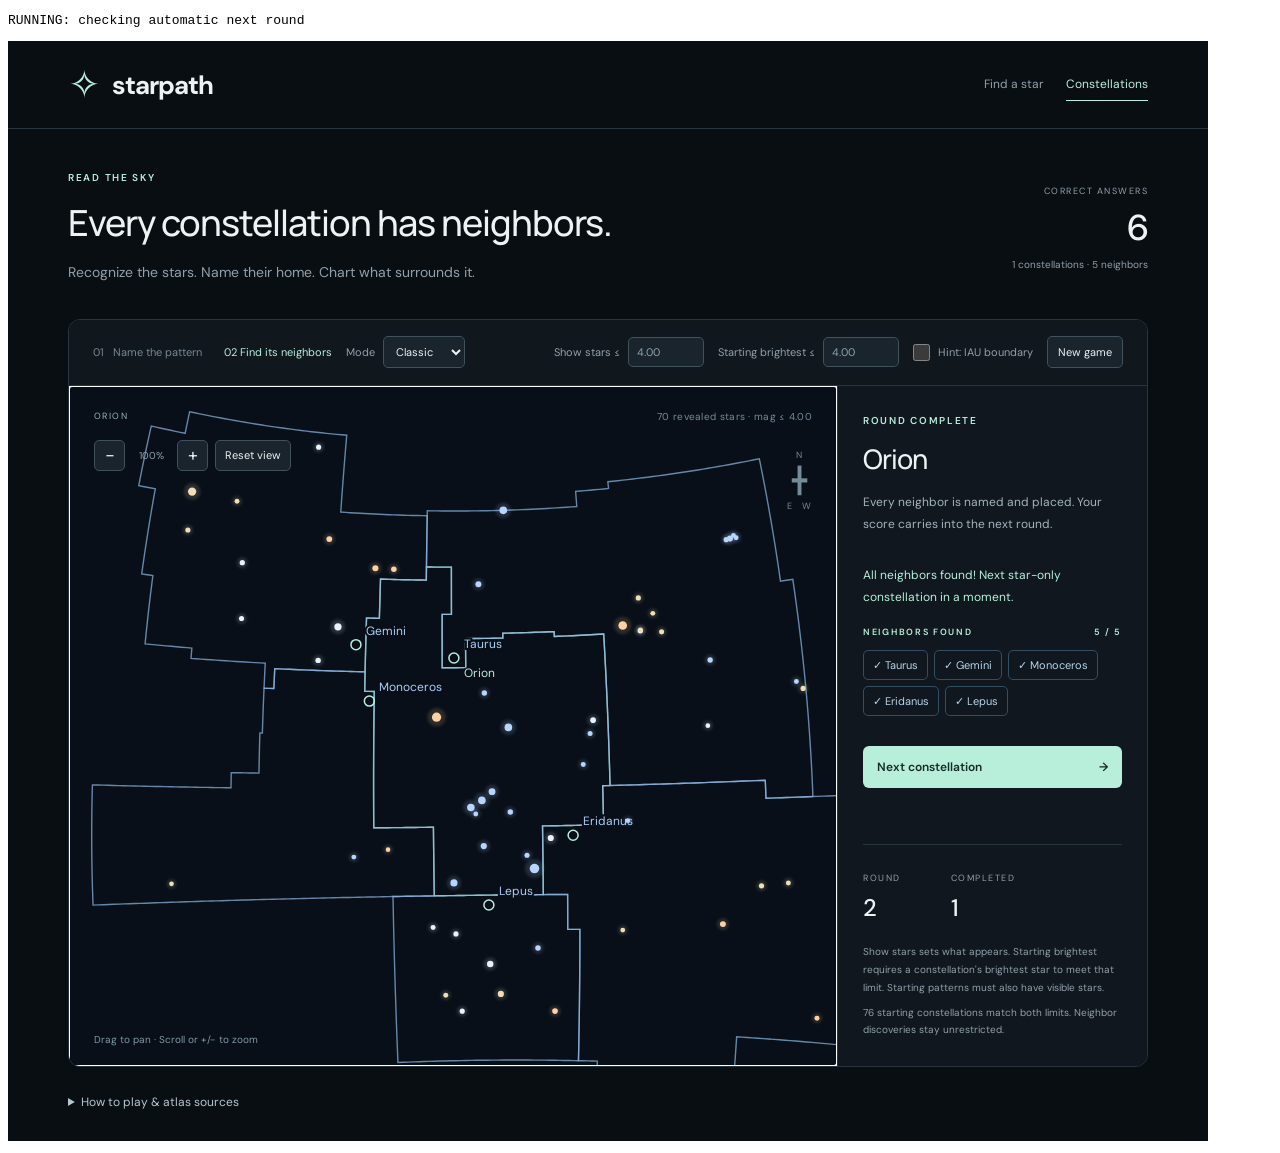
<file: tests/constellations.html>
<!doctype html><html><head><meta charset="utf-8"><style>iframe{width:1200px;height:1100px;border:0}</style></head><body><pre id="results">RUNNING</pre><iframe id="app" src="../constellations.html"></iframe><script>
const frame=document.getElementById('app');
frame.onload=async()=>{const w=frame.contentWindow,d=w.document,run=code=>w.eval(code),assert=(value,message)=>{if(!value)throw Error(message)},results=[];try{
 const svg=d.getElementById('constellation-sky');
 function submit(name){d.getElementById('answer').value=name;d.getElementById('answer-form').dispatchEvent(new w.Event('submit',{cancelable:true}));}
 function key(key){svg.dispatchEvent(new w.KeyboardEvent('keydown',{key,cancelable:true}));}
 function anchor(id){return run('ConstellationGame.chartPoint({ra:SkyGeometry.atlas.get(ConstellationGame.state.current).anchors['+JSON.stringify(id)+'][0],dec:SkyGeometry.atlas.get(ConstellationGame.state.current).anchors['+JSON.stringify(id)+'][1]})');}
 function score(){return Number(d.getElementById('score').textContent);}
 assert(run('constellationAtlas.constellations.length===88&&constellationAtlas.constellations.reduce((n,c)=>n+c.rings.length,0)===89'),'88 constellations / 89 regions');
 assert(run('constellationAtlas.constellations.every(c=>c.neighbors.every(id=>SkyGeometry.atlas.get(id).neighbors.includes(c.id)))'),'symmetric adjacency');
 assert(run('SkyGeometry.atlas.get("Ser").rings.length===2'),'Serpens combined as one constellation with two regions');
 assert(run('SkyGeometry.atlas.get("Cru").neighbors.join(",")==="Cen,Mus"'),'Crux known neighbors');
 assert(run('SkyGeometry.atlas.get("Ori").neighbors.join(",")==="Eri,Gem,Lep,Mon,Tau"'),'Orion known neighbors');
 assert(run('SkyGeometry.atlas.get("UMi").neighbors.join(",")==="Cam,Cep,Dra"'),'polar known neighbors');
 assert(run('constellationAtlas.constellations.every(c=>Object.entries(c.anchors).every(([id,p])=>SkyGeometry.constellationAt({ra:p[0],dec:p[1]})===id))'),'every neighbor anchor lies inside its named region');
 assert(run('constellationAtlas.constellations.every(c=>SkyGeometry.constellationAt({ra:c.label[0],dec:c.label[1]})===c.id)'),'all label positions interior');
 assert(run('SkyGeometry.constellationAt(SkyGeometry.toJ2000({ra:0,dec:90}))==="UMi"&&SkyGeometry.constellationAt(SkyGeometry.toJ2000({ra:12,dec:-90}))==="Oct"'),'celestial poles');
 assert(run('SkyGeometry.contains1875("Peg",{ra:23.9,dec:15})&&SkyGeometry.contains1875("Peg",{ra:.05,dec:15})'),'Pegasus spans RA zero');
 assert(run('!SkyGeometry.contains1875("UMi",{ra:13.3656,dec:83.25})&&SkyGeometry.contains1875("Cam",{ra:13.3656,dec:83.25})'),'polar seam parity excludes Camelopardalis from Ursa Minor');
 assert(run('brightStars.every(star=>SkyGeometry.constellationAt(star)&&SkyGeometry.separation(SkyGeometry.toJ2000(SkyGeometry.toB1875(star)),star)<1e-8)'),'all star positions classified and precession round trips');
 assert(run('["Sirius","Betelgeuse","Regulus","Markab","Polaris"].every((name,i)=>SkyGeometry.constellationAt(brightStars.find(s=>s.name===name))===["CMa","Ori","Leo","Peg","UMi"][i])'),'independent named-star membership');
 assert(run('(()=>{for(let ra=.13;ra<24;ra+=1.25)for(let dec=-89.7;dec<90;dec+=5){const p={ra,dec};if(constellationAtlas.constellations.filter(c=>SkyGeometry.contains1875(c.id,p)).length!==1)return false;}return true;})()'),'unique global coverage');
 results.push('PASS: all regions, symmetric real neighbors, Serpens, known stars/neighbors, valid interior anchors, poles, RA wrap, polar seam and precession');
 run('ConstellationGame.newGame();ConstellationGame.startRound("Ori")');
 assert(run('ConstellationGame.state.limit===4'),'default magnitude 4.00');
 assert(!svg.querySelector('polyline,path,text'),'initial map has no lines, borders or names');
 assert(svg.querySelectorAll('[data-game-star]').length===run('ConstellationGame.visibleStars().length'),'all qualifying stars drawn');
 assert([...svg.querySelectorAll('[data-magnitude]')].every(node=>Number(node.dataset.magnitude)<=4),'no fainter stars shown');
 assert(!svg.getAttribute('aria-label').includes('Orion')&&!d.getElementById('map-title').textContent.includes('ORION'),'unknown answer not exposed in displayed map title or accessible map label');
 const originalPoints=[...svg.querySelectorAll('[data-game-star]')].map(node=>[node.getAttribute('cx'),node.getAttribute('cy')]),originalView=run('JSON.stringify(ConstellationGame.state.view)');
 submit('The Hunter');assert(score()===0&&run('ConstellationGame.state.phase==="identify"'),'English name rejected');submit('Ori');assert(score()===0,'abbreviation rejected');submit('Leo');assert(score()===0&&!svg.querySelector('[data-boundary]'),'wrong Latin name does not reveal border');
 submit('  oRiOn  ');assert(score()===1&&run('ConstellationGame.state.phase==="neighbors"'),'case and whitespace accepted');
 assert(svg.querySelector('[data-boundary="Ori"]')&&new Set([...svg.querySelectorAll('[data-boundary]')].map(node=>node.dataset.boundary)).size===1,'only original border revealed');
 assert(JSON.stringify([...svg.querySelectorAll('[data-game-star]')].map(node=>[node.getAttribute('cx'),node.getAttribute('cy')]))===JSON.stringify(originalPoints)&&run('JSON.stringify(ConstellationGame.state.view)')===originalView,'naming preserves star coordinates and current view');
 submit('Orion');assert(score()===1,'original answer cannot score twice');submit('Crux');assert(score()===1&&run('ConstellationGame.state.pending===null'),'non-neighbor rejected');
 submit('Taurus');assert(score()===1&&run('ConstellationGame.state.pending==="Tau"')&&!svg.querySelector('[data-boundary="Tau"]'),'neighbor name alone neither scores nor reveals border');
 assert(!svg.querySelector('[data-game-star][data-constellation="Tau"]'),'neighbor stars hidden before placement');
 const wrongPoint=anchor('Gem');run('ConstellationGame.placeNeighbor('+wrongPoint.x+','+wrongPoint.y+')');assert(score()===1&&run('ConstellationGame.state.pending==="Tau"'),'click in another neighbor rejected');
 const originalInterior=run('ConstellationGame.chartPoint({ra:SkyGeometry.atlas.get("Ori").label[0],dec:SkyGeometry.atlas.get("Ori").label[1]})');run('ConstellationGame.placeNeighbor('+originalInterior.x+','+originalInterior.y+')');assert(score()===1,'click inside original region rejected');
 const targetPoint=anchor('Tau');run('ConstellationGame.placeNeighbor('+targetPoint.x+','+targetPoint.y+')');assert(score()===2&&svg.querySelector('[data-boundary="Tau"]'),'correct name plus inside placement scores and reveals neighbor');
 assert(svg.querySelectorAll('[data-game-star][data-constellation="Tau"]').length===run('brightStars.filter(s=>s.mag<=4&&SkyGeometry.constellationAt(s)==="Tau").length'),'all qualifying neighbor stars revealed after correct placement');
 assert(!svg.querySelector('[data-game-star][data-constellation="Gem"]'),'unfound neighboring stars remain hidden');
 assert([...svg.querySelectorAll('[data-game-star][data-constellation="Ori"]')].every((node,i)=>node.getAttribute('cx')===originalPoints[i][0]&&node.getAttribute('cy')===originalPoints[i][1]),'neighbor discovery preserves original star positions');
 submit('Taurus');assert(score()===2&&run('ConstellationGame.state.pending===null'),'duplicate neighbor rejected without points');
 results.push('PASS: star-only unknown phase, Latin name validation, exact map retention, hidden unknown neighbors, name-plus-region validation and no duplicate scores');
 submit('Gemini');const beforeZoom=run('JSON.stringify({score:ConstellationGame.state.correctNames+ConstellationGame.state.correctNeighbors,pending:ConstellationGame.state.pending})');
 const radius=Number(svg.querySelector('[data-game-star]').getAttribute('r'))*svg.getScreenCTM().a;d.getElementById('zoom-in').click();
 assert(Math.abs(Number(svg.querySelector('[data-game-star]').getAttribute('r'))*svg.getScreenCTM().a-radius)<1e-6,'star screen size stays fixed with zoom');
 assert(run('JSON.stringify({score:ConstellationGame.state.correctNames+ConstellationGame.state.correctNeighbors,pending:ConstellationGame.state.pending})')===beforeZoom,'zoom keeps pending guess and score');
 key('ArrowRight');assert(svg.querySelector('[data-aim]'),'keyboard crosshair');key('Escape');assert(run('ConstellationGame.state.pending===null'),'Escape cancels pending placement');
 submit('Gemini');const gem=anchor('Gem');run('ConstellationGame.state.cursor=['+gem.x+','+gem.y+'];ConstellationGame.state.aim=true');key('Enter');assert(score()===3,'keyboard Enter places named neighbor');
 d.getElementById('reset-view').click();assert(run('JSON.stringify(ConstellationGame.state.view)')===originalView,'reset returns to same original chart view');
 // Synthetic pointer IDs need capture stubs; coordinates still use the native SVG screen transform.
 const originalCapture=svg.setPointerCapture,originalRelease=svg.releasePointerCapture,originalHas=svg.hasPointerCapture;
 svg.setPointerCapture=()=>{};svg.releasePointerCapture=()=>{};svg.hasPointerCapture=()=>false;
 function screen(p){const transformed=svg.createSVGPoint();transformed.x=p.x;transformed.y=p.y;return transformed.matrixTransform(svg.getScreenCTM());}
 function pointer(type,p,id=42){svg.dispatchEvent(new w.PointerEvent(type,{pointerId:id,pointerType:'touch',button:0,clientX:p.x,clientY:p.y,bubbles:true}));}
 submit('Monoceros');const monScreen=screen(anchor('Mon')),beforePan=run('JSON.stringify(ConstellationGame.state.view)');
 pointer('pointerdown',monScreen);pointer('pointermove',{x:monScreen.x+30,y:monScreen.y+10});pointer('pointerup',{x:monScreen.x+30,y:monScreen.y+10});
 assert(score()===3&&run('JSON.stringify(ConstellationGame.state.view)')!==beforePan&&run('ConstellationGame.state.pending==="Mon"'),'touch drag pans without scoring or losing target');
 const newMonScreen=screen(anchor('Mon'));pointer('pointerdown',newMonScreen);pointer('pointerup',newMonScreen);assert(score()===4,'touch tap scores only a correct named region');
 svg.setPointerCapture=originalCapture;svg.releasePointerCapture=originalRelease;svg.hasPointerCapture=originalHas;
 for(const id of ['Eri','Lep']){submit(run('SkyGeometry.atlas.get('+JSON.stringify(id)+').name'));const p=anchor(id);run('ConstellationGame.placeNeighbor('+p.x+','+p.y+')');}
 assert(score()===6&&run('ConstellationGame.state.phase==="complete"&&ConstellationGame.state.roundsCompleted===1'),'all five Orion neighbors complete round');
 document.getElementById('results').textContent='RUNNING: checking automatic next round';
 await new Promise(resolve=>setTimeout(resolve,2400));
 assert(run('ConstellationGame.state.current!=="Ori"&&ConstellationGame.state.phase==="identify"')&&score()===6&&!svg.querySelector('polyline,path,text'),'automatic next round starts star-only and keeps score');
 results.push('PASS: zoom scale, map reset, keyboard/cancellation, touch pan versus tap, complete neighbor set and automatic score-preserving advance');
 run('ConstellationGame.newGame()');assert(score()===0&&run('ConstellationGame.state.roundsCompleted===0'),'new game resets counts');
 const eligible=run('ConstellationGame.eligible()');let expectedScore=0,starTotal=0;
 for(const id of eligible){
  run('ConstellationGame.startRound('+JSON.stringify(id)+')');
  assert(!svg.querySelector('polyline,path,text'),'new pattern contains only stars '+id);
  starTotal+=svg.querySelectorAll('[data-game-star]').length;
  const view=run('ConstellationGame.state.view');
  assert([...svg.querySelectorAll('[data-game-star]')].every(node=>Number(node.getAttribute('cx'))>=view.x&&Number(node.getAttribute('cx'))<=view.x+view.w&&Number(node.getAttribute('cy'))>=view.y&&Number(node.getAttribute('cy'))<=view.y+view.h),'all stars in default field '+id);
  submit(run('SkyGeometry.atlas.get('+JSON.stringify(id)+').name'));expectedScore++;
  for(const neighbor of run('SkyGeometry.atlas.get('+JSON.stringify(id)+').neighbors')){
   const p=anchor(neighbor);assert(p.x>=view.x&&p.x<=view.x+view.w&&p.y>=view.y&&p.y<=view.y+view.h,'neighbor has a place in default field '+id+' / '+neighbor);
   submit(run('SkyGeometry.atlas.get('+JSON.stringify(neighbor)+').name'));run('ConstellationGame.placeNeighbor('+p.x+','+p.y+')');expectedScore++;
   assert(score()===expectedScore,'all-region score '+id+' / '+neighbor);
  }
  assert(run('ConstellationGame.state.phase==="complete"'),'every playable round completable '+id);
 }
 assert(starTotal===523&&starTotal===run('brightStars.filter(s=>s.mag<=4).length'),'all and only 523 catalog stars at inclusive magnitude 4');
 assert(run('ConstellationGame.state.roundsCompleted')===eligible.length,'all eligible rounds counted');
 run('ConstellationGame.startRound("Boo")');const beforeAccent=score();submit('Bootes');assert(score()===beforeAccent+1,'unaccented Latin name accepted');
 run('ConstellationGame.startRound("And")');const beforeLimit=score();assert(run('ConstellationGame.setMagnitude(3.99)'), 'adjust magnitude');
 assert(run('ConstellationGame.visibleStars().every(s=>s.mag<=3.99)'),'lower threshold applied');run('ConstellationGame.setMagnitude(5)');assert(run('ConstellationGame.visibleStars().some(s=>s.mag>4)'),'higher threshold reveals additional stars');
 assert(score()===beforeLimit&&!svg.querySelector('[data-boundary]'),'threshold preserves score and hidden-answer phase');
 run('ConstellationGame.setMagnitude(4)');const exactOwner=run('SkyGeometry.constellationAt(brightStars.find(s=>s.mag===4))');run('ConstellationGame.startRound('+JSON.stringify(exactOwner)+')');assert([...svg.querySelectorAll('[data-magnitude]')].some(node=>Number(node.dataset.magnitude)===4),'inclusive 4.00 boundary drawn');
 assert(!run('ConstellationGame.setMagnitude(6)')&&run('ConstellationGame.state.limit===4'),'unavailable magnitude rejected');
 run('ConstellationGame.startRound("Ori");ConstellationGame.setMagnitude(0)');assert(run('ConstellationGame.state.phase==="identify"&&ConstellationGame.visibleStars().length>0'),'empty star pattern omitted after lowering cutoff');
 run('ConstellationGame.setMagnitude(4);ConstellationGame.newGame()');const seen=new Set();
 for(let i=0;i<eligible.length;i++){const current=run('ConstellationGame.state.current');assert(!seen.has(current),'no repeat before a full set');seen.add(current);d.getElementById('reveal-name').click();assert(score()===0,'reveal earns no point');d.getElementById('skip-round').click();assert(score()===0,'skip earns no point');}
 assert(seen.size===eligible.length,'shuffle covers every eligible constellation');
 frame.style.width='320px';frame.style.height='1200px';const width=d.documentElement.clientWidth;
 assert(d.documentElement.scrollWidth<=width,'no horizontal mobile page overflow');
 for(const id of ['answer','check-answer','magnitude','starting-magnitude','new-game','game-mode']){const box=d.getElementById(id).getBoundingClientRect();assert(box.left>=0&&box.right<=width,'mobile control visible '+id);}
 results.push('PASS: every magnitude-4 pattern and neighbor playable, inclusive cutoff, adjustable limit, accents, no empty patterns, nonrepeating rounds, reveal/skip scoring and mobile layout');
 document.getElementById('results').textContent=results.join('\n');
}catch(error){document.getElementById('results').textContent='FAIL: '+error.stack;}};
</script></body></html>
</file>
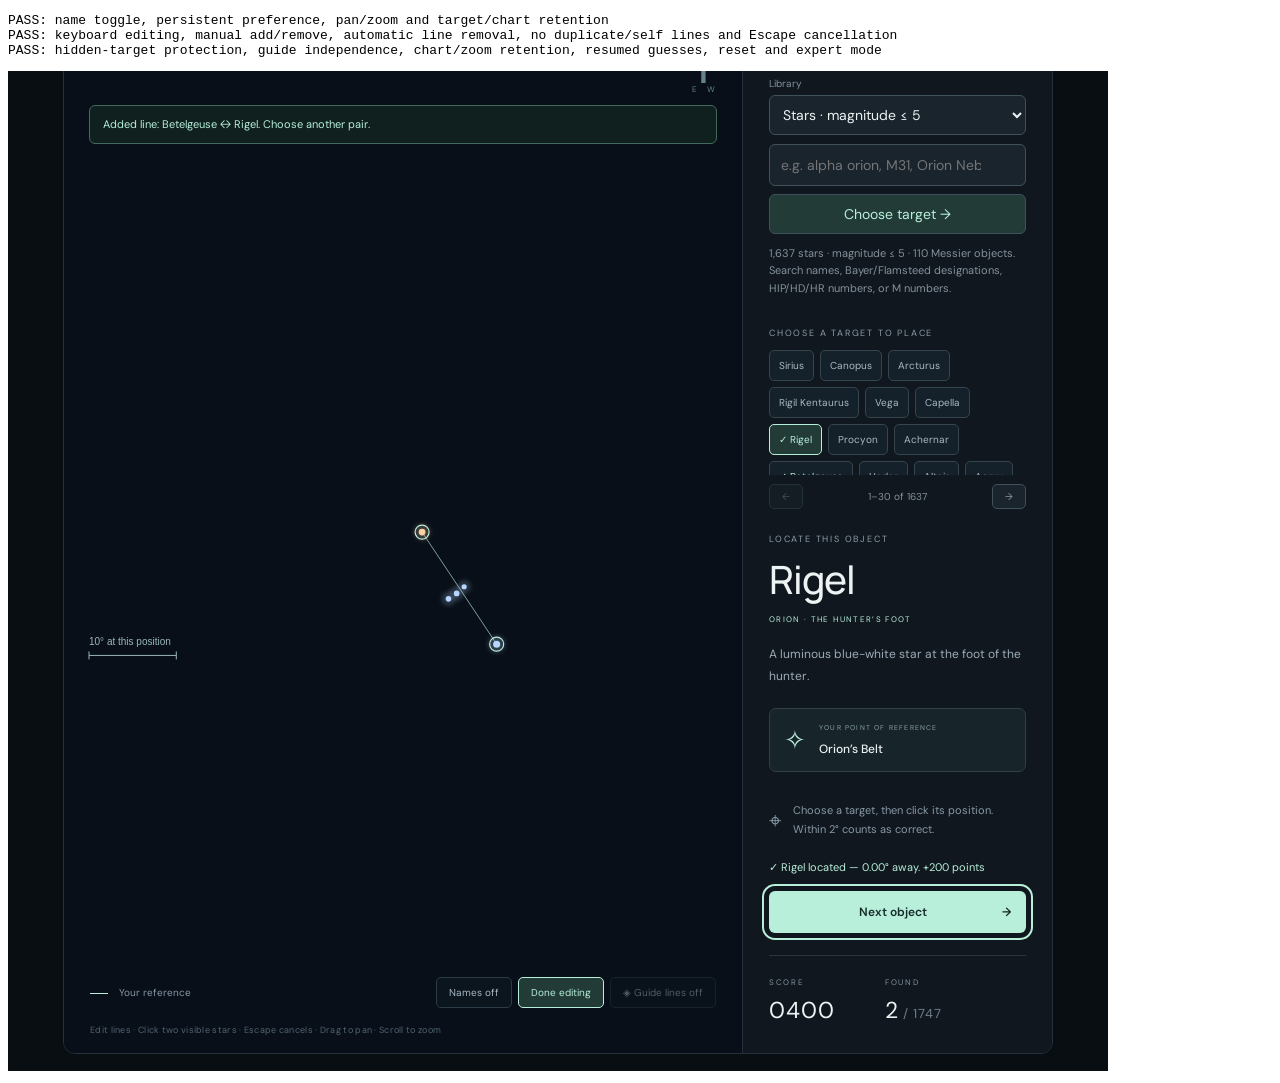
<file: tests/map-tools.html>
<!doctype html><html><head><meta charset="utf-8"><style>iframe{width:1100px;height:1000px;border:0}</style></head><body><pre id="results">RUNNING</pre><iframe id="app" src="../index.html"></iframe><script>
const frame=document.getElementById('app');
frame.onload=()=>{const w=frame.contentWindow,d=w.document,run=code=>w.eval(code),assert=(value,message)=>{if(!value)throw Error(message)},results=[],savedPreference=w.localStorage.getItem('starpath-show-names');try{
 function key(name){d.getElementById('sky').dispatchEvent(new w.KeyboardEvent('keydown',{key:name,bubbles:true,cancelable:true}));}
 function aim(name){run('cursor=[...points['+JSON.stringify(name)+']]');key('Enter');}
 function pair(a,b){aim(a);aim(b);}
 function edge(a,b){const target=run('connectionKey('+JSON.stringify(a)+','+JSON.stringify(b)+')');return [...d.querySelectorAll('[data-edge]')].find(node=>node.dataset.edge===target);}
 d.getElementById('mode').value='guided';d.getElementById('target-library').value='star';run('region=0;reset();showNames=true;for(const name of ["Betelgeuse","Rigel","Bellatrix"]){chooseCatalogStar(name);guessAt(...points[name])}chooseCatalogStar("Sirius");view={x:430,y:310,w:350,h:245};applyView()');
 const initial=run('JSON.stringify({view,region,score,found,index,hinted,mistakes})');
 assert(d.querySelector('.star-label'),'labels initially visible');d.getElementById('names').click();assert(!d.querySelector('.star-label'),'all map names hidden');assert(d.getElementById('names').getAttribute('aria-pressed')==='false','name button state');assert(w.localStorage.getItem('starpath-show-names')==='false','saved name preference');
 run('zoomAt(.8);chooseCatalogStar("Procyon");changeChart(1);changeChart(0)');assert(!d.querySelector('.star-label'),'names stay hidden after zoom, selection and chart changes');
 d.getElementById('names').click();assert(d.querySelector('.star-label'),'names restored');run('chooseCatalogStar("Sirius");view={x:430,y:310,w:350,h:245};applyView()');assert(run('score===300&&found.length===3'),'display changes preserve score and discovered stars');
 results.push('PASS: name toggle, persistent preference, pan/zoom and target/chart retention');
 d.getElementById('edit-lines').click();assert(run('lineEditing'),'editing enabled');assert(d.getElementById('line-status').hidden===false,'instructions visible');
 aim('Betelgeuse');assert(d.querySelector('.line-selection'),'first endpoint highlighted');aim('Rigel');assert(edge('Betelgeuse','Rigel')?.classList.contains('custom-line'),'new custom connection');
 const state=run('JSON.stringify({view,region,score,found,index,hinted,mistakes})');run('mapClick(0,0);guessAt(...points.Sirius)');assert(run('JSON.stringify({view,region,score,found,index,hinted,mistakes})')===state,'editing cannot score, penalize or discover a target');
 pair('Rigel','Betelgeuse');assert(!edge('Betelgeuse','Rigel'),'pair removes custom line in either direction');pair('Betelgeuse','Rigel');assert(edge('Betelgeuse','Rigel'),'pair restores custom line');
 assert(edge('Betelgeuse','Bellatrix'),'automatic Orion line exists');pair('Betelgeuse','Bellatrix');assert(!edge('Betelgeuse','Bellatrix'),'automatic line can be removed');run('renderSky()');assert(!edge('Betelgeuse','Bellatrix'),'automatic removal survives redraw');pair('Bellatrix','Betelgeuse');assert(edge('Betelgeuse','Bellatrix'),'removed automatic line can be restored');
 assert(d.querySelectorAll('[data-edge]').length===new Set([...d.querySelectorAll('[data-edge]')].map(node=>node.dataset.edge)).size,'no duplicate connections');
 aim('Betelgeuse');aim('Betelgeuse');assert(run('lineStart===null'),'same endpoint cancels without self line');aim('Betelgeuse');key('Escape');assert(run('lineEditing&&lineStart===null'),'Escape cancels endpoint');key('Escape');assert(!run('lineEditing'),'Escape exits editing');
 results.push('PASS: keyboard editing, manual add/remove, automatic line removal, no duplicate/self lines and Escape cancellation');
 d.getElementById('edit-lines').click();run('mapClick(...points.Sirius)');assert(run('lineStart===null&&!found.includes("Sirius")'),'hidden stars cannot become endpoints');
 run('setLineEditing(false);chooseCatalogStar("M42");guessAt(...points.M42);setLineEditing(true);mapClick(...points.M42)');assert(run('lineStart===null'),'Messier objects excluded from star connections');
 d.getElementById('lines').click();assert(!d.querySelector('[data-grid]'),'automatic guides off');assert(edge('Betelgeuse','Rigel'),'custom lines stay visible without automatic guides');
 run('changeChart(1);changeChart(0)');assert(edge('Betelgeuse','Rigel'),'custom lines retained across charts');
 const beforeZoom=edge('Betelgeuse','Rigel').getAttribute('points');run('zoomAt(.8)');assert(edge('Betelgeuse','Rigel').getAttribute('points')===beforeZoom,'connection endpoints keep real chart coordinates');
 run('chooseCatalogStar("Sirius")');assert(!run('lineEditing'),'selecting target returns to guessing');assert(edge('Betelgeuse','Rigel'),'target selection keeps connections');run('guessAt(...points.Sirius)');assert(run('found.includes("Sirius")&&score===500'),'guessing resumes with unchanged previous score');
 d.getElementById('names').click();run('reset()');assert(run('lineOverrides.size===0&&!lineEditing&&lineStart===null'),'new expedition clears connections and editing');assert(!d.querySelector('.star-label'),'name preference survives reset');
 d.getElementById('mode').value='expert';run('reset();chooseCatalogStar("Betelgeuse");guessAt(...points.Betelgeuse);chooseCatalogStar("Rigel");guessAt(...points.Rigel);setLineEditing(true)');pair('Betelgeuse','Rigel');assert(edge('Betelgeuse','Rigel'),'manual lines work in expert mode');assert(!d.querySelector('[data-grid]'),'expert automatic guides stay off');
 results.push('PASS: hidden-target protection, guide independence, chart/zoom retention, resumed guesses, reset and expert mode');
 document.getElementById('results').textContent=results.join('\n');
}catch(error){document.getElementById('results').textContent='FAIL: '+error.stack;}finally{if(savedPreference===null)w.localStorage.removeItem('starpath-show-names');else w.localStorage.setItem('starpath-show-names',savedPreference);}};
</script></body></html>
</file>
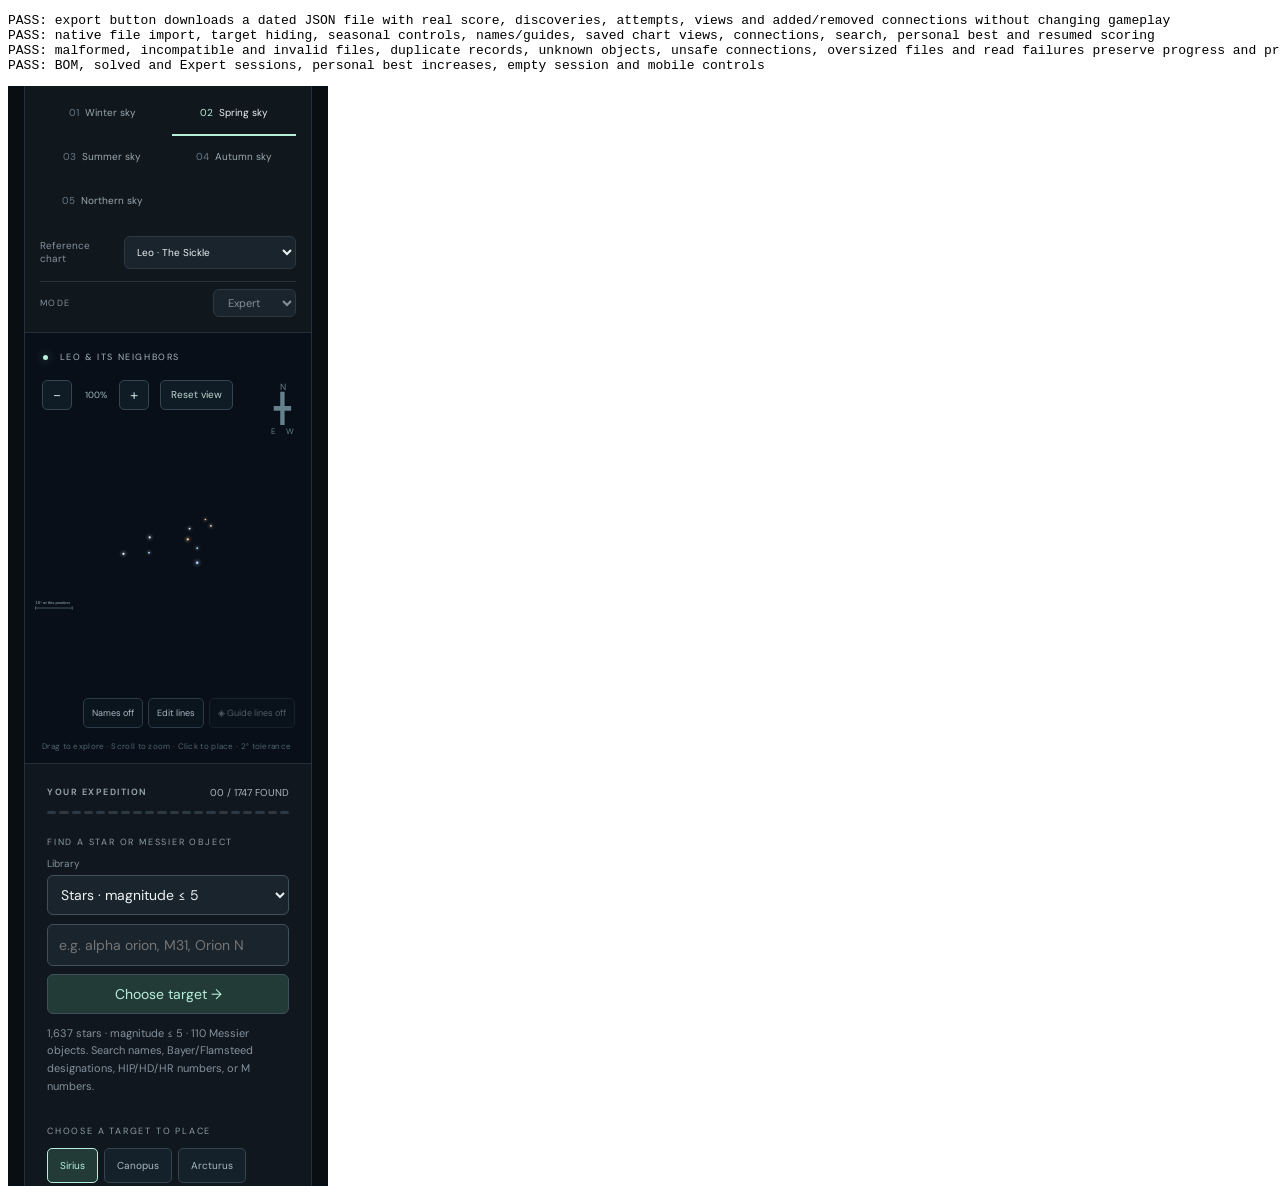
<file: tests/session.html>
<!doctype html><html><head><meta charset="utf-8"><style>iframe{width:1100px;height:1100px;border:0}</style></head><body><pre id="results">RUNNING</pre><iframe id="app" src="../index.html"></iframe><script>
const frame=document.getElementById('app');
frame.onload=async()=>{
 const w=frame.contentWindow,d=w.document,run=code=>w.eval(code),assert=(value,message)=>{if(!value)throw Error(message)},results=[];
 const savedNames=w.localStorage.getItem('starpath-show-names'),savedBest=w.localStorage.getItem('starpath-blank-best');
 const originalURL=w.URL.createObjectURL,originalClick=w.HTMLAnchorElement.prototype.click,originalImport=w.importSessionFile;
 try {
  assert(typeof originalImport==='function','session script loaded');
  let download,blob,importPromise;
  w.URL.createObjectURL=value=>{blob=value;return 'blob:test-session';};
  w.HTMLAnchorElement.prototype.click=function(){download={url:this.href,name:this.download};};
  w.importSessionFile=file=>(importPromise=originalImport(file));
  async function importFile(file){const transfer=new w.DataTransfer();transfer.items.add(file);d.getElementById('session-file').files=transfer.files;d.getElementById('session-file').dispatchEvent(new w.Event('change'));await importPromise;}
  const fileFor=value=>new w.File([typeof value==='string'?value:JSON.stringify(value)],'saved-session.json',{type:'application/json'});
  function state(){return run('JSON.stringify({score,found,region,index,view,chartViews,attempts,hinted,mistakes,showNames,showLines,lineEditing,lineStart,connections:[...lineOverrides],rememberedTarget,targetPage,mode:$("mode").value,library:$("target-library").value,query:$("star-query").value,best})');}
  d.getElementById('mode').value='guided';d.getElementById('target-library').value='star';
  run('region=0;reset();showNames=true;chooseCatalogStar("Betelgeuse")');d.getElementById('hint').click();
  run('guessAt(points.Betelgeuse[0]+300,points.Betelgeuse[1]+300);guessAt(...points.Betelgeuse);chooseCatalogStar("Rigel");guessAt(...points.Rigel);chooseCatalogStar("M42");guessAt(...points.M42);setLineEditing(true);mapClick(...points.Betelgeuse);mapClick(...points.Rigel);mapClick(...points.Alnilam);mapClick(...points.Alnitak);chooseCatalogStar("M31");view={x:100,y:200,w:400,h:280};applyView()');
  d.getElementById('names').click();d.getElementById('lines').click();
  run('changeChart(10);view={x:250,y:100,w:500,h:350};applyView()');d.getElementById('hint').click();
  run('guessAt(points.M31[0]+1000,points.M31[1]+1000);guessAt(points.M31[0]+1000,points.M31[1]+1000);changeChart(11);view={x:100,y:50,w:600,h:420};applyView()');
  d.getElementById('star-query').value='m3';d.getElementById('star-query').dispatchEvent(new w.Event('input'));
  assert(run('score===265&&found.length===3&&hinted&&mistakes===2'),'real star/Messier score and penalties');
  const beforeExport=state();d.getElementById('export-session').click();
  assert(state()===beforeExport,'export does not mutate the current session');
  assert(download.url==='blob:test-session'&&/^starpath-session-.*\.json$/.test(download.name),'dated session download');
  assert(blob.type==='application/json','JSON download type');
  document.getElementById('results').textContent='RUNNING: reading the exported file';
  const saved=JSON.parse(await blob.text());
  assert(saved.score===265&&saved.found.includes('Betelgeuse')&&saved.found.includes('M42'),'file includes score and both object kinds');
  assert(saved.chart.includes('LEO')&&saved.target==='M31'&&saved.chartViews.length===3,'file includes target and every visited chart view');
  assert(saved.connections.some(line=>line.enabled)&&saved.connections.some(line=>!line.enabled),'file retains drawn and removed lines');
  results.push('PASS: export button downloads a dated JSON file with real score, discoveries, attempts, views and added/removed connections without changing gameplay');
  let pickerOpened=false;const fileInput=d.getElementById('session-file');fileInput.click=()=>{pickerOpened=true;};d.getElementById('import-session').click();assert(pickerOpened,'import button opens file picker');
  d.getElementById('mode').value='expert';d.getElementById('mode').dispatchEvent(new w.Event('change'));
  run('changeChart(3);showNames=true;best=9000');w.localStorage.setItem('starpath-blank-best','9000');
  document.getElementById('results').textContent='RUNNING: importing through the file picker';
  await importFile(new w.File([blob],download.name,{type:'application/json'}));
  assert(run('score===265&&found.length===3&&found.includes("M42")&&region===11&&view.w===600&&view.x===100&&hinted&&mistakes===2&&!showNames&&!showLines&&lineOverrides.size===2&&!lineEditing'),'full session restored through native file input');
  assert(d.getElementById('target').textContent==='M31'&&d.getElementById('target-library').value==='messier'&&d.getElementById('mode').value==='guided','target, library and difficulty restored');
  assert(!d.querySelector('[data-star="M31"]')&&!d.querySelector('.star-label')&&!d.querySelector('[data-grid]'),'hidden target and display settings restored');
  assert(d.getElementById('chart-choice').value==='11'&&d.querySelector('[data-region="11"]').classList.contains('active'),'seasonal chart controls restored');
  assert(d.getElementById('star-query').value==='m3'&&d.querySelector('#targets .selected').textContent.includes('M31'),'search and selected picker target restored');
  assert(run('best===9000')&&w.localStorage.getItem('starpath-blank-best')==='9000','existing higher personal best retained');
  assert(fileInput.value===''&&!d.getElementById('import-session').disabled&&!d.getElementById('export-session').disabled,'input cleared for re-import and buttons enabled');
  run('changeChart(10)');assert(run('view.w===500&&view.x===250'),'autumn zoom restored');run('changeChart(0)');assert(run('view.w===400&&view.y===200'),'winter zoom restored');
  assert([...d.querySelectorAll('[data-edge]')].some(node=>node.dataset.edge===run('connectionKey("Betelgeuse","Rigel")')),'manual connection restored with guides off');
  d.getElementById('lines').click();assert(![...d.querySelectorAll('[data-edge]')].some(node=>node.dataset.edge===run('connectionKey("Alnilam","Alnitak")')),'removed automatic guide remains removed');
  run('changeChart(11);guessAt(...points.M31)');assert(run('score===320&&found.includes("M31")'),'restored target keeps hint and wrong-guess penalties');run('guessAt(...points.M31)');assert(run('score===320'),'found target cannot score twice after import');
  results.push('PASS: native file import, target hiding, seasonal controls, names/guides, saved chart views, connections, search, personal best and resumed scoring');
  const stable=state(),storedPreference=w.localStorage.getItem('starpath-show-names');
  const invalid=[['broken JSON','{'],['wrong format',{...saved,format:'other-app'}],['future version',{...saved,version:2}]];
  function bad(label,mutate){const data=JSON.parse(JSON.stringify(saved));mutate(data);invalid.push([label,data]);}
  bad('unknown discovery',data=>data.found.push('Unknown star'));bad('duplicate discovery',data=>data.found.push(data.found[0]));
  bad('invalid score',data=>data.score=1000000);bad('negative score',data=>data.score=-1);bad('fractional score',data=>data.score=.5);
  bad('unknown chart',data=>data.chart='Unknown chart');bad('invalid library',data=>data.library='planet');bad('invalid difficulty',data=>data.mode='easy');
  bad('prototype target',data=>data.target='__proto__');bad('wrong target kind',data=>data.target='Sirius');
  bad('invalid view',data=>data.view.w=-1);bad('inconsistent view',data=>data.view.x=0);bad('invalid saved chart view',data=>data.chartViews[0].view.h=0);
  bad('duplicate chart view',data=>data.chartViews.push(data.chartViews[0]));bad('invalid hint state',data=>data.attempts[0].hinted='yes');bad('negative mistakes',data=>data.attempts[0].mistakes=-1);
  bad('missing active attempt',data=>data.attempts=data.attempts.filter(attempt=>attempt.name!==data.target));bad('invalid display preference',data=>data.display.names='yes');
  bad('Messier line endpoint',data=>data.connections[0].stars[0]='M42');bad('hidden star endpoint',data=>data.connections[0].stars[0]='Sirius');bad('self connection',data=>data.connections[0].stars[0]=data.connections[0].stars[1]);
  bad('duplicate reversed connection',data=>data.connections.push({...data.connections[0],stars:[...data.connections[0].stars].reverse()}));bad('invalid remembered target',data=>data.rememberedTargets.star='M1');bad('invalid picker',data=>data.picker.page=-1);
  for(const [label,data] of invalid){await importFile(fileFor(data));assert(d.getElementById('session-status').classList.contains('error'),'reject '+label);assert(state()===stable&&w.localStorage.getItem('starpath-show-names')===storedPreference,'preserve current session for '+label);}
  let readOversized=false;await originalImport({size:5*1024*1024+1,text:()=>{readOversized=true;return Promise.resolve('{}');}});assert(!readOversized&&state()===stable,'oversized file rejected before reading');
  await originalImport({size:1,text:()=>Promise.reject(Error('read failed'))});assert(state()===stable,'read failures leave current session unchanged');
  results.push('PASS: malformed, incompatible and invalid files, duplicate records, unknown objects, unsafe connections, oversized files and read failures preserve progress and preferences');
  await importFile(fileFor('\uFEFF'+JSON.stringify(saved)));assert(run('score===265'),'UTF-8 BOM accepted');
  const completed=JSON.parse(JSON.stringify(saved));completed.target='M42';completed.rememberedTargets.messier='M42';completed.picker.query='';await importFile(fileFor(completed));
  assert(run('solved')&&d.getElementById('hint').hidden,'completed target restored as solved');run('guessAt(...points.M42)');assert(run('score===265'),'completed imported target never awards duplicate points');
  d.getElementById('target-library').value='star';d.getElementById('mode').value='expert';run('reset();chooseCatalogStar("Procyon");guessAt(...points.Procyon)');
  d.getElementById('export-session').click();const expertFile=new w.File([blob],'expert.json');d.getElementById('mode').value='guided';run('reset()');await importFile(expertFile);
  assert(run('score===200&&solved')&&d.getElementById('mode').value==='expert'&&d.getElementById('hint').hidden&&!d.querySelector('[data-grid]'),'Expert session restored without reset');
  run('best=0');await importFile(expertFile);assert(run('best===200'),'import raises a lower personal best');
  run('reset()');d.getElementById('export-session').click();const emptyFile=new w.File([blob],'empty.json');run('guessAt(...points[missions[region].targets[index][0]])');await importFile(emptyFile);assert(run('score===0&&found.length===0&&!solved'),'empty session round trip');
  frame.style.width='320px';const bounds=d.querySelector('.session-tools').getBoundingClientRect();
  assert([...d.querySelectorAll('.session-actions button')].every(button=>{const box=button.getBoundingClientRect();return box.left>=bounds.left&&box.right<=bounds.right&&box.width>=button.scrollWidth;}),'session controls fit mobile viewport');
  results.push('PASS: BOM, solved and Expert sessions, personal best increases, empty session and mobile controls');
  document.getElementById('results').textContent=results.join('\n');
 } catch(error){document.getElementById('results').textContent='FAIL: '+error.stack;}
 finally {
  w.URL.createObjectURL=originalURL;w.HTMLAnchorElement.prototype.click=originalClick;w.importSessionFile=originalImport;
  if(savedNames===null)w.localStorage.removeItem('starpath-show-names');else w.localStorage.setItem('starpath-show-names',savedNames);
  if(savedBest===null)w.localStorage.removeItem('starpath-blank-best');else w.localStorage.setItem('starpath-blank-best',savedBest);
 }
};
</script></body></html>
</file>
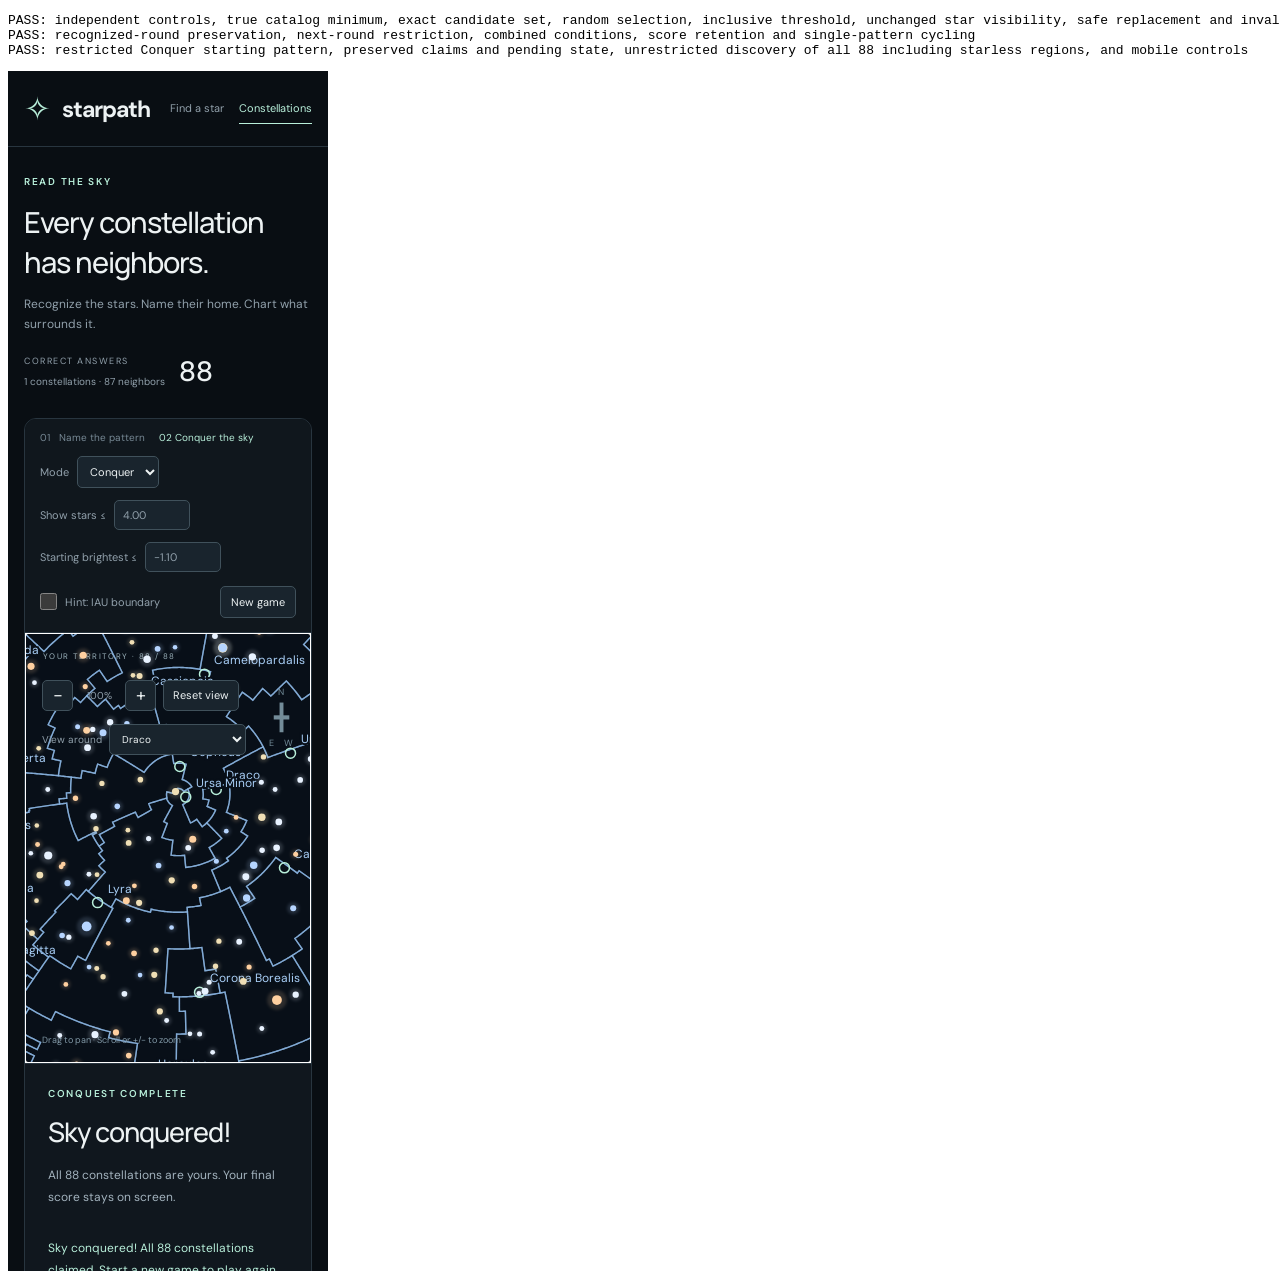
<file: tests/starting-magnitude.html>
<!doctype html><html><head><meta charset="utf-8"><style>iframe{width:1200px;height:1100px;border:0}</style></head><body><pre id="results">RUNNING</pre><iframe id="app" src="../constellations.html"></iframe><script>
const frame=document.getElementById('app');
frame.onload=()=>{const w=frame.contentWindow,d=w.document,run=code=>w.eval(code),assert=(value,message)=>{if(!value)throw Error(message)},results=[];try{
 const svg=d.getElementById('constellation-sky');
 function setStarting(value){d.getElementById('starting-magnitude').value=value;d.getElementById('starting-magnitude').dispatchEvent(new w.Event('change'));}
 function submit(name){d.getElementById('answer').value=name;d.getElementById('answer-form').dispatchEvent(new w.Event('submit',{cancelable:true}));}
 function stable(){return run('JSON.stringify({current:ConstellationGame.state.current,phase:ConstellationGame.state.phase,view:ConstellationGame.state.view,center:ConstellationGame.state.center,named:ConstellationGame.state.correctNames,neighbors:ConstellationGame.state.correctNeighbors,pending:ConstellationGame.state.pending,claims:[...ConstellationGame.state.claimed],found:[...ConstellationGame.state.foundNeighbors]})');}
 assert(d.getElementById('magnitude').value==='4.00'&&d.getElementById('starting-magnitude').value==='4.00','separate defaults preserve previous behavior');
 const expected=run('(()=>{const values=new Map([...SkyGeometry.atlas.keys()].map(id=>[id,Infinity]));for(const star of brightStars){const id=SkyGeometry.constellationAt(star);values.set(id,Math.min(values.get(id),star.mag));}return [...values];})()');
 for(const [id,mag] of expected)assert(run('ConstellationGame.brightestMagnitude.get('+JSON.stringify(id)+')')===mag,'minimum catalog magnitude '+id);
 setStarting('2.00');assert(run('ConstellationGame.state.startingLimit===2&&ConstellationGame.state.limit===4'),'starting threshold independent of displayed stars');
 assert(run('ConstellationGame.eligible().every(id=>ConstellationGame.brightestMagnitude.get(id)<=2)'),'all eligible patterns have a bright enough star');
 assert(run('ConstellationGame.eligible().length')===expected.filter(([,mag])=>mag<=2).length,'exact eligible set');
 run('ConstellationGame.startRound("Ori")');const original=stable();
 assert([...svg.querySelectorAll('[data-magnitude]')].some(node=>Number(node.dataset.magnitude)>2)&&[...svg.querySelectorAll('[data-magnitude]')].every(node=>Number(node.dataset.magnitude)<=4),'full magnitude-4 pattern remains displayed');
 setStarting('1.00');assert(stable()===original,'qualifying pattern retains its view and all progress');
 for(let i=0;i<30;i++){run('ConstellationGame.nextRound()');assert(run('ConstellationGame.brightestMagnitude.get(ConstellationGame.state.current)<=1&&ConstellationGame.visibleStars().length>0'),'every sampled new round obeys threshold');}
 const leoMag=run('ConstellationGame.brightestMagnitude.get("Leo")');setStarting(String(leoMag));
 assert(run('ConstellationGame.canStart("Leo")&&ConstellationGame.startRound("Leo")'),'inclusive brightest-star boundary');
 setStarting((leoMag-.01).toFixed(2));assert(!run('ConstellationGame.canStart("Leo")')&&run('ConstellationGame.state.current!=="Leo"'),'new threshold replaces nonqualifying unanswered pattern');
 const beforeDenied=stable();assert(!run('ConstellationGame.startRound("Leo")')&&stable()===beforeDenied,'direct selection cannot bypass starting rule');
 const priorThreshold=run('ConstellationGame.state.startingLimit');
 for(const bad of ['-2.00','-2.01','5.01','']){const before=stable();setStarting(bad);assert(run('ConstellationGame.state.startingLimit')===priorThreshold&&stable()===before&&d.getElementById('starting-magnitude').value===priorThreshold.toFixed(2),'invalid or empty candidate set rejected without state loss '+bad);}
 assert(!run('ConstellationGame.setStartingMagnitude(NaN)')&&!run('ConstellationGame.setStartingMagnitude(Infinity)'),'nonfinite threshold rejected');
 results.push('PASS: independent controls, true catalog minimum, exact candidate set, random selection, inclusive threshold, unchanged star visibility, safe replacement and invalid-input protection');
 setStarting('4.00');run('ConstellationGame.startRound("Ori")');submit('Orion');submit('Taurus');
 run('const a=SkyGeometry.atlas.get("Ori").anchors.Tau;const p=ConstellationGame.chartPoint({ra:a[0],dec:a[1]});ConstellationGame.placeNeighbor(p.x,p.y)');submit('Gemini');
 const identified=stable();setStarting('0.00');assert(stable()===identified&&run('ConstellationGame.state.correctNames+ConstellationGame.state.correctNeighbors===2'),'tightening threshold keeps identified round, found stars, pending guess and score');
 run('ConstellationGame.nextRound()');assert(run('ConstellationGame.brightestMagnitude.get(ConstellationGame.state.current)<=0&&ConstellationGame.state.correctNames+ConstellationGame.state.correctNeighbors===2'),'next round uses restriction and retains score');
 setStarting('5.00');run('ConstellationGame.setMagnitude(0)');assert(run('ConstellationGame.eligible().every(id=>ConstellationGame.brightestMagnitude.get(id)<=0)'),'display limit still requires at least one visible star');
 const globalMinimum=Math.min(...expected.map(([,mag])=>mag));setStarting(globalMinimum.toFixed(2));assert(run('ConstellationGame.eligible().length===1'),'single-candidate selection supported at exact minimum');
 run('ConstellationGame.nextRound();ConstellationGame.nextRound()');assert(run('ConstellationGame.visibleStars().length>0'),'single-candidate cycling never creates an empty round');
 results.push('PASS: recognized-round preservation, next-round restriction, combined conditions, score retention and single-pattern cycling');
 run('ConstellationGame.setMagnitude(4);ConstellationGame.setMode("conquer")');setStarting('-1.00');
 assert(run('ConstellationGame.state.current==="CMa"&&ConstellationGame.eligible().length===1'),'restricted Conquer seed chosen automatically');submit('Canis Major');
 const claimed=stable();setStarting('-1.10');assert(stable()===claimed,'active conquest preserved on threshold change');
 let count=1;
 while(run('ConstellationGame.state.claimed.size')<88){
  const available=run('ConstellationGame.frontier()');assert(available.length>0,'starting restriction does not block frontier');const id=available[0];
  const source=run('[...ConstellationGame.state.claimed.keys()].find(parent=>SkyGeometry.atlas.get(parent).neighbors.includes('+JSON.stringify(id)+'))');
  run('ConstellationGame.focusOn('+JSON.stringify(source)+')');submit(run('SkyGeometry.atlas.get('+JSON.stringify(id)+').name'));
  assert(run('ConstellationGame.state.pending')===id,'fainter neighbors accepted '+id);
  run('const a=SkyGeometry.atlas.get('+JSON.stringify(source)+').anchors['+JSON.stringify(id)+'];const p=ConstellationGame.chartPoint({ra:a[0],dec:a[1]});ConstellationGame.placeNeighbor(p.x,p.y)');
  assert(run('ConstellationGame.state.claimed.size')===++count,'claim accepted regardless of starting brightness '+id);
 }
 assert(run('ConstellationGame.state.phase==="complete"&&ConstellationGame.state.correctNames+ConstellationGame.state.correctNeighbors===88&&ConstellationGame.state.claimed.has("Men")'),'all 88 reachable under strict starting threshold');
 frame.style.width='320px';frame.style.height='1200px';assert(d.documentElement.scrollWidth<=d.documentElement.clientWidth,'mobile no horizontal overflow');
 for(const id of ['magnitude','starting-magnitude','game-mode']){const bounds=d.getElementById(id).getBoundingClientRect();assert(bounds.left>=0&&bounds.right<=d.documentElement.clientWidth,'mobile magnitude control fits '+id);}
 results.push('PASS: restricted Conquer starting pattern, preserved claims and pending state, unrestricted discovery of all 88 including starless regions, and mobile controls');
 document.getElementById('results').textContent=results.join('\n');
}catch(error){document.getElementById('results').textContent='FAIL: '+error.stack;}};
</script></body></html>
</file>
<file: constellation-game.css>
@import url('https://fonts.googleapis.com/css2?family=DM+Sans:wght@400;500;600;700&family=Manrope:wght@400;500;600;700&display=swap');
:root{color-scheme:dark;--bg:#090e13;--panel:#10171e;--muted:#91a0ab;--line:#28353f;--mint:#b8efda;--white:#edf2f3}
*{box-sizing:border-box}body{margin:0;background:var(--bg);color:var(--white);font:14px 'DM Sans',sans-serif}a{color:var(--mint)}button,input{font:inherit;color:inherit}button{cursor:pointer}button:disabled{opacity:.45;cursor:default}button:focus-visible,a:focus-visible,input:focus-visible,summary:focus-visible{outline:2px solid var(--mint);outline-offset:4px}[hidden]{display:none!important}
header{height:88px;padding:0 5%;display:flex;align-items:center;justify-content:space-between;border-bottom:1px solid var(--line);gap:20px}.brand{display:flex;align-items:center;gap:12px;color:var(--white);text-decoration:none;font-weight:700;font-size:26px;letter-spacing:-1px}.brand span{font-size:39px;font-weight:400;color:var(--mint)}nav{display:flex;gap:22px}nav a{font-size:12px;text-decoration:none;color:var(--muted);padding:8px 0}nav a[aria-current]{color:var(--mint);border-bottom:1px solid var(--mint)}
main{max-width:1600px;margin:auto;padding:0 5%}.intro{display:flex;justify-content:space-between;align-items:center;gap:24px;padding:42px 0 34px}.eyebrow{color:var(--mint);font-size:10px;font-weight:600;letter-spacing:1.7px;margin:0}h1,h2{font-family:Manrope,sans-serif;font-weight:500;letter-spacing:-1px}h1{font-size:clamp(26px,3vw,40px);margin:14px 0 12px}.intro p:last-child{color:var(--muted);margin-bottom:0;line-height:1.7}.scoreboard{text-align:right;flex-shrink:0;display:grid;gap:7px}.scoreboard>span,.round-stats span{font-size:9px;letter-spacing:1.5px;color:var(--muted)}.scoreboard strong{font-size:36px;font-weight:500}.scoreboard small{font-size:10px;color:var(--muted)}
.game{border:1px solid var(--line);border-radius:12px;overflow:hidden}.toolbar{background:#10171d;display:flex;justify-content:space-between;align-items:center;gap:14px;flex-wrap:wrap;min-height:66px;padding:12px 24px;border-bottom:1px solid var(--line)}.steps{display:flex;gap:22px;font-size:11px;color:#778995}.steps .active{color:var(--mint)}.magnitude-label{font-size:11px;color:var(--muted);display:flex;gap:8px;align-items:center;margin-left:auto}#magnitude{width:76px;background:#19242d;border:1px solid #40515b;border-radius:5px;padding:7px 8px}.toolbar button,.map-controls button{background:#19242d;border:1px solid #40515b;border-radius:5px;padding:8px 10px;font-size:11px}.play-area{display:grid;grid-template-columns:minmax(0,1fr) 310px}.sky-wrap{position:relative;background:#080f18;height:680px;overflow:hidden;min-width:0}#constellation-sky{position:absolute;inset:0;width:100%;height:100%;display:block;touch-action:none;cursor:grab}#constellation-sky.placing{cursor:crosshair}.map-heading{position:absolute;top:24px;left:25px;right:25px;display:flex;justify-content:space-between;gap:10px;font-size:9px;letter-spacing:1.4px;color:#9cb3bc;pointer-events:none}.map-heading span:last-child{color:#758c9b;letter-spacing:.3px;font-size:10px}.map-controls{position:absolute;top:54px;left:25px;display:flex;align-items:center;gap:7px}.map-controls span{font-size:10px;color:var(--muted);min-width:38px;text-align:center}.map-controls button{height:31px;min-width:31px;padding:5px 9px}.map-controls #zoom-in,.map-controls #zoom-out{font-size:18px;line-height:1}.compass{position:absolute;right:26px;top:63px;font-size:9px;text-align:center;color:#738c99;pointer-events:none;line-height:1.5}.compass span{font-size:25px}.map-caption{position:absolute;left:25px;bottom:18px;right:25px;margin:0;font-size:10px;line-height:1.7;color:#8198a6;pointer-events:none}.border{stroke:var(--mint);fill:none;stroke-width:1.4;opacity:.8;vector-effect:non-scaling-stroke;pointer-events:none}.neighbor-border{stroke:#8ebae8;opacity:.7}.region-label{font:12px 'DM Sans',sans-serif;fill:var(--mint);paint-order:stroke;stroke:#080f18;stroke-width:4px;pointer-events:none}.neighbor-label{fill:#a9cff7}.click-marker{fill:none;stroke:#b8efda;stroke-width:1.5;vector-effect:non-scaling-stroke;pointer-events:none}
aside{background:var(--panel);border-left:1px solid var(--line);padding:28px 25px;display:flex;flex-direction:column;min-width:0}aside h2{font-size:27px;line-height:1.4;margin:13px 0;overflow-wrap:anywhere}#challenge-description{font-size:12px;line-height:1.9;color:#a3b3be;margin:0 0 23px}#answer-form label{display:block;font-size:9px;letter-spacing:1.4px;color:#9fb3bf;margin-bottom:9px}#answer{width:100%;background:#19242d;border:1px solid #40515b;border-radius:6px;padding:12px;font-size:13px}.primary{background:var(--mint);color:#152b29;border:0;padding:13px 14px;font-size:12px;font-weight:600;border-radius:6px;width:100%;margin-top:12px;text-align:left}.primary span{float:right}.note{font-size:11px;line-height:1.8;color:var(--muted);margin:12px 0}#feedback{font-size:12px;color:var(--mint);line-height:1.8;margin:6px 0 18px;overflow-wrap:anywhere}#feedback.error{color:#e8a28b}#neighbor-section{margin-bottom:18px}#neighbor-section .eyebrow{font-size:9px}#neighbor-progress{float:right}#found-neighbors{list-style:none;padding:0;margin:12px 0 0;display:flex;gap:6px;flex-wrap:wrap}#found-neighbors li{font-size:11px;padding:7px 9px;border:1px solid #344e61;border-radius:5px;color:#b8d4ec}.placement{border:1px solid #416a5c;background:#162823;padding:12px;border-radius:6px;color:var(--mint);font-size:12px;line-height:1.7}.secondary{background:none;border:1px solid #40515b;border-radius:6px;font-size:11px;padding:11px;width:100%;text-align:left;color:#afc0cb;margin-top:10px}.round-stats{display:flex;gap:50px;border-top:1px solid var(--line);margin-top:auto;padding-top:22px}.round-stats strong{display:block;font-size:24px;font-weight:500;margin-top:7px}#limit-note{margin:20px 0 0;font-size:10px}.instructions{padding:24px 0 40px;color:var(--muted);font-size:12px;line-height:1.9;max-width:1000px}.instructions summary{cursor:pointer;color:#b4c7d0}.instructions a{color:var(--mint)}
@media(max-width:1050px){.play-area{grid-template-columns:minmax(0,1fr) 285px}aside{padding:25px 20px}.map-heading span:last-child{display:none}.steps{gap:12px}}
@media(max-width:720px){header{height:auto;min-height:76px;padding-top:12px;padding-bottom:12px;flex-wrap:wrap;gap:10px}.brand{font-size:23px}.brand span{font-size:32px}nav{gap:15px}nav a{font-size:11px}.intro{padding:28px 0;align-items:flex-start;flex-direction:column;gap:18px}h1{font-size:29px}.intro p:last-child{font-size:12px}.scoreboard{text-align:left;grid-template-columns:auto auto;align-items:center;column-gap:14px;row-gap:3px}.scoreboard strong{grid-row:1/3;grid-column:2;font-size:28px}.scoreboard small{grid-column:1}.toolbar{padding:12px 15px;gap:12px}.steps{width:100%;font-size:10px;gap:14px}.magnitude-label{margin-left:0;flex:1}.play-area{display:flex;flex-direction:column}.sky-wrap{height:430px}.map-heading{left:18px;right:18px;top:18px;font-size:8px}.map-controls{left:17px;top:47px}.compass{top:53px;right:18px}.map-caption{left:17px;bottom:14px;font-size:9px}aside{border-left:0;border-top:1px solid var(--line);padding:23px}aside h2{font-size:27px}.round-stats{margin-top:25px}.instructions{font-size:11px}}
@media(prefers-reduced-motion:reduce){*{scroll-behavior:auto}}
.starting-label{margin-left:0}#starting-magnitude{width:76px;background:#19242d;border:1px solid #40515b;border-radius:5px;padding:7px 8px}#starting-count{margin:7px 0 0;font-size:10px;line-height:1.7}
.hint-label{display:flex;align-items:center;gap:8px;font-size:11px;color:var(--muted);cursor:pointer;min-height:36px}.hint-label input{width:17px;height:17px;margin:0;accent-color:var(--mint);cursor:pointer}.hint-border{stroke-dasharray:6 4;opacity:.7}
.game-mode-label{display:flex;align-items:center;gap:8px;font-size:11px;color:var(--muted)}.game-mode-label select,.travel-controls select{font:inherit;color:var(--white);background:#19242d;border:1px solid #40515b;border-radius:5px;padding:7px 8px}.game-mode-label select:focus-visible,.travel-controls select:focus-visible{outline:2px solid var(--mint);outline-offset:4px}.travel-controls{position:absolute;left:25px;right:80px;top:100px;display:flex;align-items:center;gap:9px;font-size:10px;color:var(--muted)}.travel-controls select{min-width:0;max-width:240px;flex:1}#found-neighbors{max-height:160px;overflow:auto}@media(max-width:720px){.game-mode-label{flex:1}.magnitude-label{flex:none;margin-left:0}.travel-controls{left:17px;right:65px;top:91px;gap:7px}.travel-controls select{max-width:200px}#star-count{font-size:9px}}
</file>
